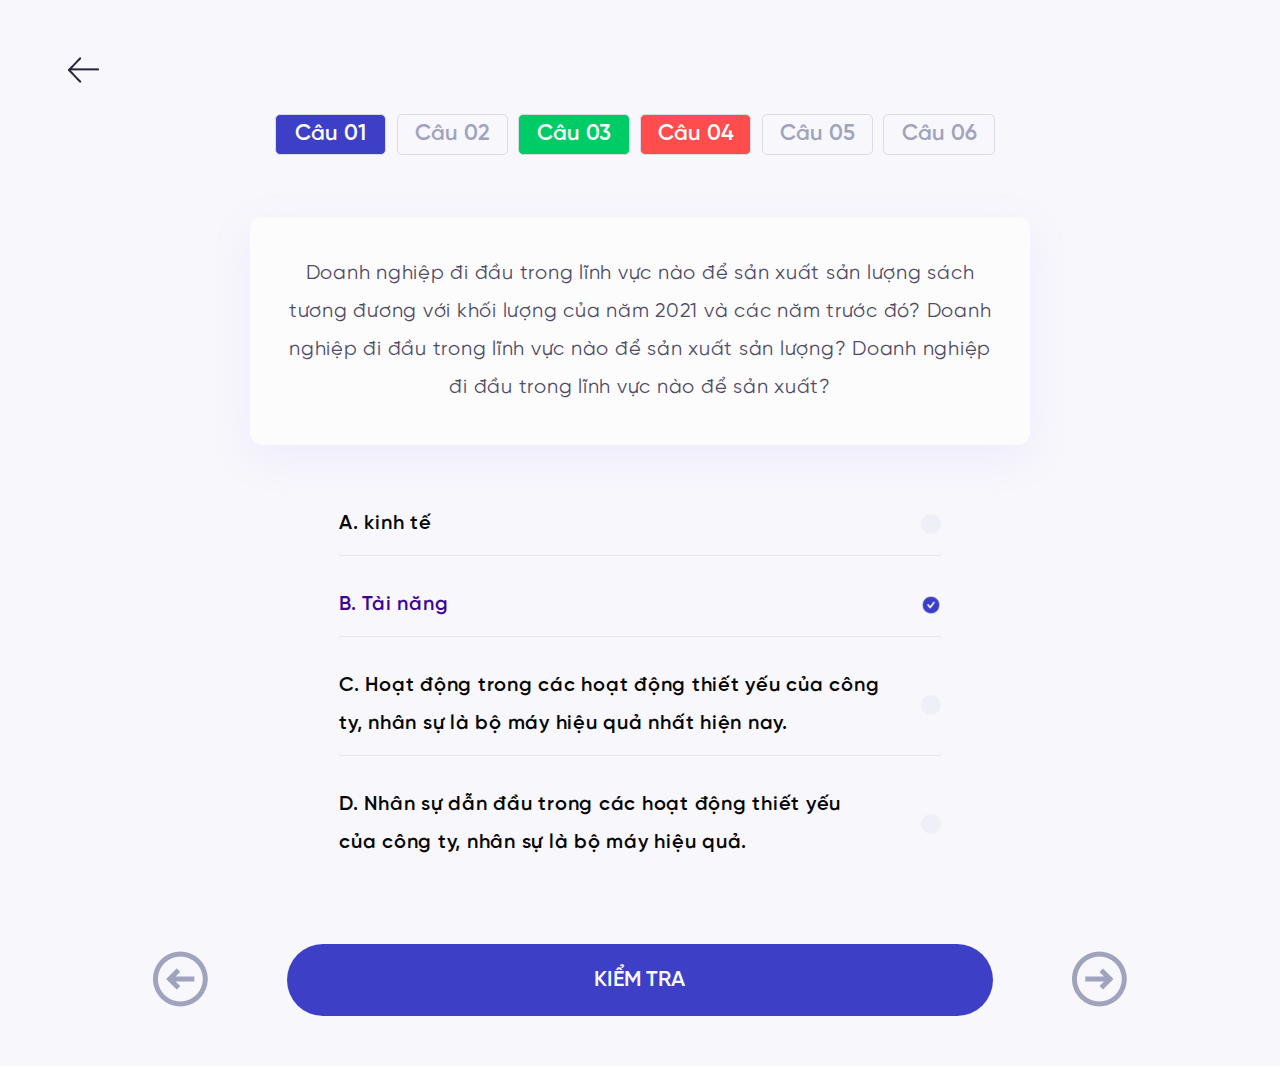
<file: cau-hoi.html>
<!DOCTYPE html>
<html lang="en">
  <head>
    <title>Title</title>
    <!-- Required meta tags -->
    <meta charset="utf-8" />
    <meta
      name="viewport"
      content="width=device-width, initial-scale=1, shrink-to-fit=no"
    />

    <!-- Bootstrap CSS v5.2.1 -->
    <link
      href="https://cdn.jsdelivr.net/npm/bootstrap@5.2.1/dist/css/bootstrap.min.css"
      rel="stylesheet"
      integrity="sha384-iYQeCzEYFbKjA/T2uDLTpkwGzCiq6soy8tYaI1GyVh/UjpbCx/TYkiZhlZB6+fzT"
      crossorigin="anonymous"
    />
    <link rel="stylesheet" href="css/main.css" />
    <link rel="stylesheet" href="css/cau-hoi.css" />
  </head>

  <body>
    <div class="question-page">
      <div class="container">
        <div class="icon-com-back">
          <img src="img/Back Arrow.png" alt="" />
        </div>
        <div class="main-question">
          <div class="list-question">
            <ul>
              <li>
                <button>
                  <span>Câu 01</span>
                </button>
              </li>
              <li>
                <button>
                  <span>Câu 02</span>
                </button>
              </li>
              <li>
                <button>
                  <span>Câu 03</span>
                </button>
              </li>
              <li>
                <button>
                  <Span>Câu 04</Span>
                </button>
              </li>
              <li>
                <button>
                  <Span>Câu 05</Span>
                </button>
              </li>
              <li>
                <button>
                  <Span>Câu 06</Span>
                </button>
              </li>
            </ul>
          </div>
          <div class="text-question">
            <p>
              Doanh nghiệp đi đầu trong lĩnh vực nào để sản xuất sản lượng sách
              tương đương với khối lượng của năm 2021 và các năm trước đó? Doanh
              nghiệp đi đầu trong lĩnh vực nào để sản xuất sản lượng? Doanh
              nghiệp đi đầu trong lĩnh vực nào để sản xuất?
            </p>
          </div>
          <ul class="answer-choice">
            <li class="bđ-bottom">
              <p class="text-answer-choice">A. kinh tế</p>
              <div class="icon-answer-choice"></div>
            </li>
            <li class="bđ-bottom">
              <p class="text-answer-choice">B. Tài năng</p>
              <div class="icon-answer-choice">
                <img src="img/checkmark-circle-fill.png" alt="">
              </div>
            </li>
            <li class="bđ-bottom">
              <p class="text-answer-choice">
                C. Hoạt động trong các hoạt động thiết yếu của công ty, nhân sự
                là bộ máy hiệu quả nhất hiện nay.
              </p>
              <div class="icon-answer-choice"></div>
            </li>
            <li>
              <p class="text-answer-choice">
                D. Nhân sự dẫn đầu trong các hoạt động thiết yếu của công ty,
                nhân sự là bộ máy hiệu quả.
              </p>
              <div class="icon-answer-choice"></div>
            </li>
          </ul>
        </div>
        <div class="footer">
          <button class="icon-next-left">
            <img src="img/arrow-right-o.png" alt="" />
          </button>
          <button class="button-center"><span>KIỂM TRA</span></button>
          <button class="icon-next-right">
            <img src="img/arrow-right-o (2).png" alt="" />
          </button>
        </div>
      </div>
    </div>
    <!-- Bootstrap JavaScript Libraries -->
    <script
      src="https://cdn.jsdelivr.net/npm/@popperjs/core@2.11.6/dist/umd/popper.min.js"
      integrity="sha384-oBqDVmMz9ATKxIep9tiCxS/Z9fNfEXiDAYTujMAeBAsjFuCZSmKbSSUnQlmh/jp3"
      crossorigin="anonymous"
    ></script>

    <script
      src="https://cdn.jsdelivr.net/npm/bootstrap@5.2.1/dist/js/bootstrap.min.js"
      integrity="sha384-7VPbUDkoPSGFnVtYi0QogXtr74QeVeeIs99Qfg5YCF+TidwNdjvaKZX19NZ/e6oz"
      crossorigin="anonymous"
    ></script>
  </body>
</html>
</file>
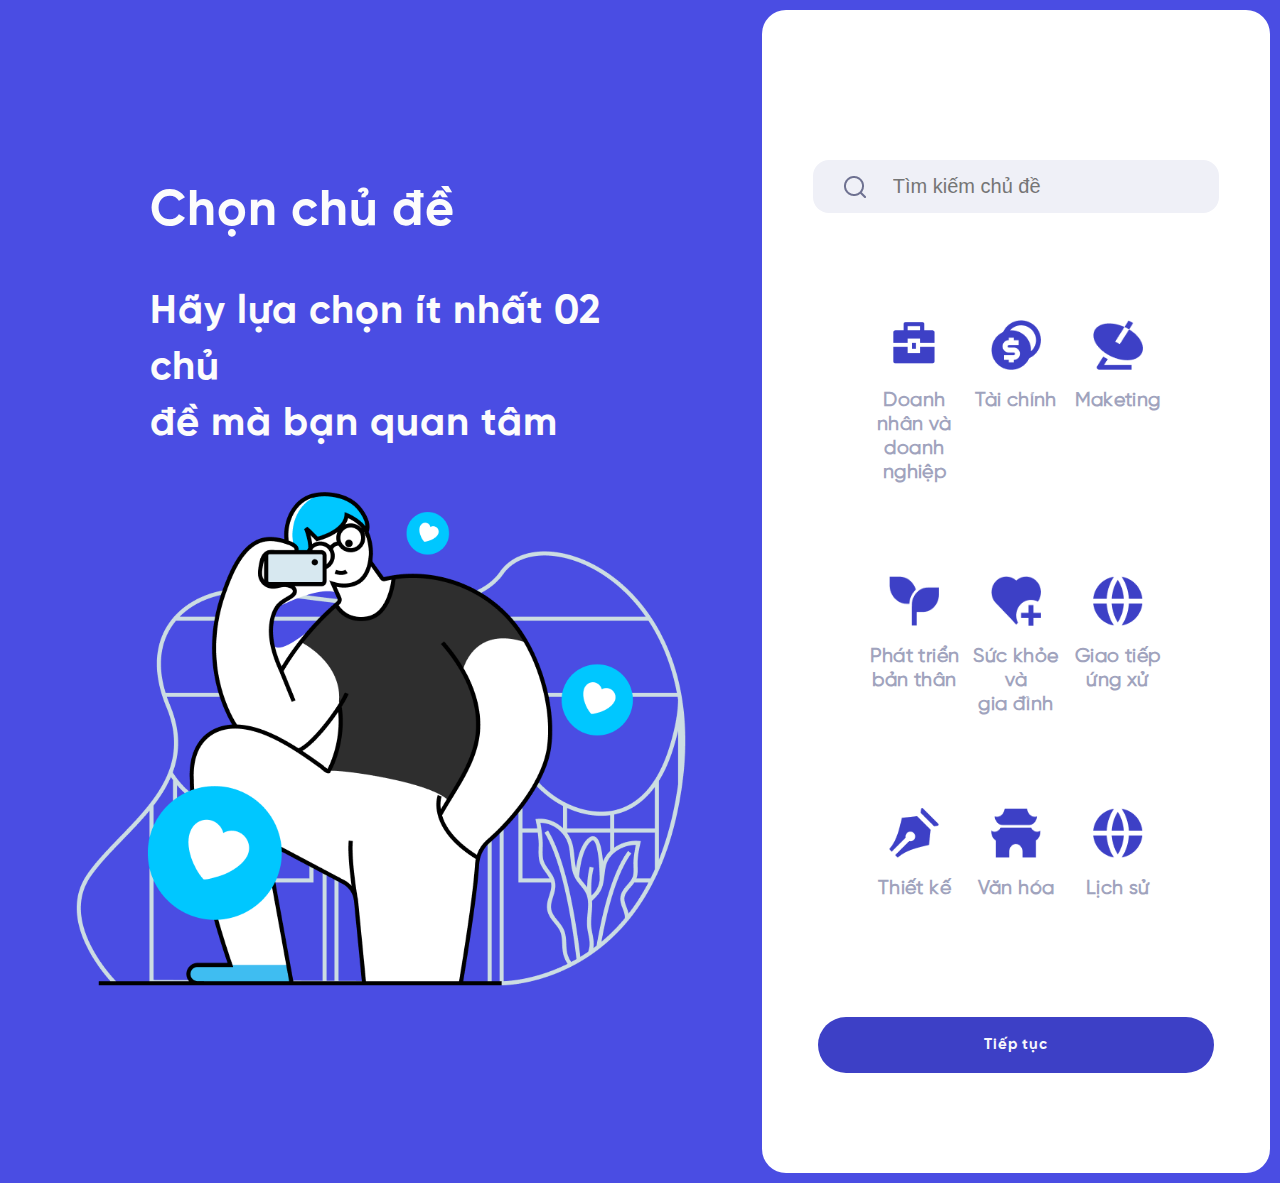
<file: chonchude.html>
<!DOCTYPE html>
<html lang="en">
<head>
    <meta charset="UTF-8">
    <meta http-equiv="X-UA-Compatible" content="IE=edge">
    <meta name="viewport" content="width=device-width, initial-scale=1.0">
    <title>Document</title>
    <link rel="stylesheet" href="css/main.css">
    <link rel="stylesheet" href="css/chonchude.css">
</head>
<body>
    <div class="container">
        <div class="topic">
          <div class="left-topic">
            <div class="title-left-topic">
              <p>Chọn chủ đề</p>
            </div>
            <div class="text-left-topic">
              <p>
                Hãy lựa chọn ít nhất 02 chủ <br> đề mà bạn quan tâm
              </p>
            </div>
            <div class="img-left-topic">
              <img src="img/imgtopic.png" alt="">
            </div>
          </div>
          <div class="right-topic">
            <form class="example seach-right-topic" action="action_page.php">
              <a href="#" class="icon-seach-right-topic">
                <img src="img/Search.png" alt="">
              </a>
              <input type="text" placeholder="Tìm kiếm chủ đề" name="search">
            </form>
            <ul class="topic-list">
              <li class="items-topic enterprise">
                <a href="#">
                  <img src="img/doanhnghiep.png" alt="anhminhhoa">
                  <p>Doanh nhân và <br> doanh nghiệp</p>
                </a>
              </li>
              <li class="items-topic">
                <a href="#">
                  <img src="img/money.png" alt="anhminhhoa">
                  <p>Tài chính</p>
                </a>
              </li>
              <li class="items-topic">
                <a href="#">
                  <img src="img/maketing.png" alt="anhminhhoa">
                  <p>Maketing</p>
                </a>
              </li>
              <li class="items-topic">
                <a href="#">
                  <img src="img/phattrien.png" alt="anhminhhoa">
                  <p>Phát triển <br> bản thân</p>
                </a>
              </li>
              <li class="items-topic">
                <a href="#">
                  <img src="img/giadinh.png" alt="anhminhhoa">
                  <p>Sức khỏe và <br> gia đình </p>
                </a>
              </li>
              <li class="items-topic">
                <a href="#">
                  <img src="img/lichsu.png" alt="anhminhhoa">
                  <p>Giao tiếp <br> ứng xử </p>
                </a>
              </li>
              <li class="items-topic">
                <a href="#">
                  <img src="img/thietke.png" alt="anhminhhoa">
                  <p>Thiết kế</p>
                </a>
              </li>
              <li class="items-topic">
                <a href="#">
                  <img src="img/vanhoa.png" alt="anhminhhoa">
                  <p>Văn hóa </p>
                </a>
              </li>
              <li class="items-topic">
                <a href="#">
                  <img src="img/lichsu.png" alt="anhminhhoa">
                  <p>Lịch sử</p>
                </a>
              </li>
            </ul>
            <bottom type="bottom" class="bottom-right-topic">
              <span> Tiếp tục</span>
            </bottom>
          </div>
        </div>
      </div>
</body>
</html>
</file>
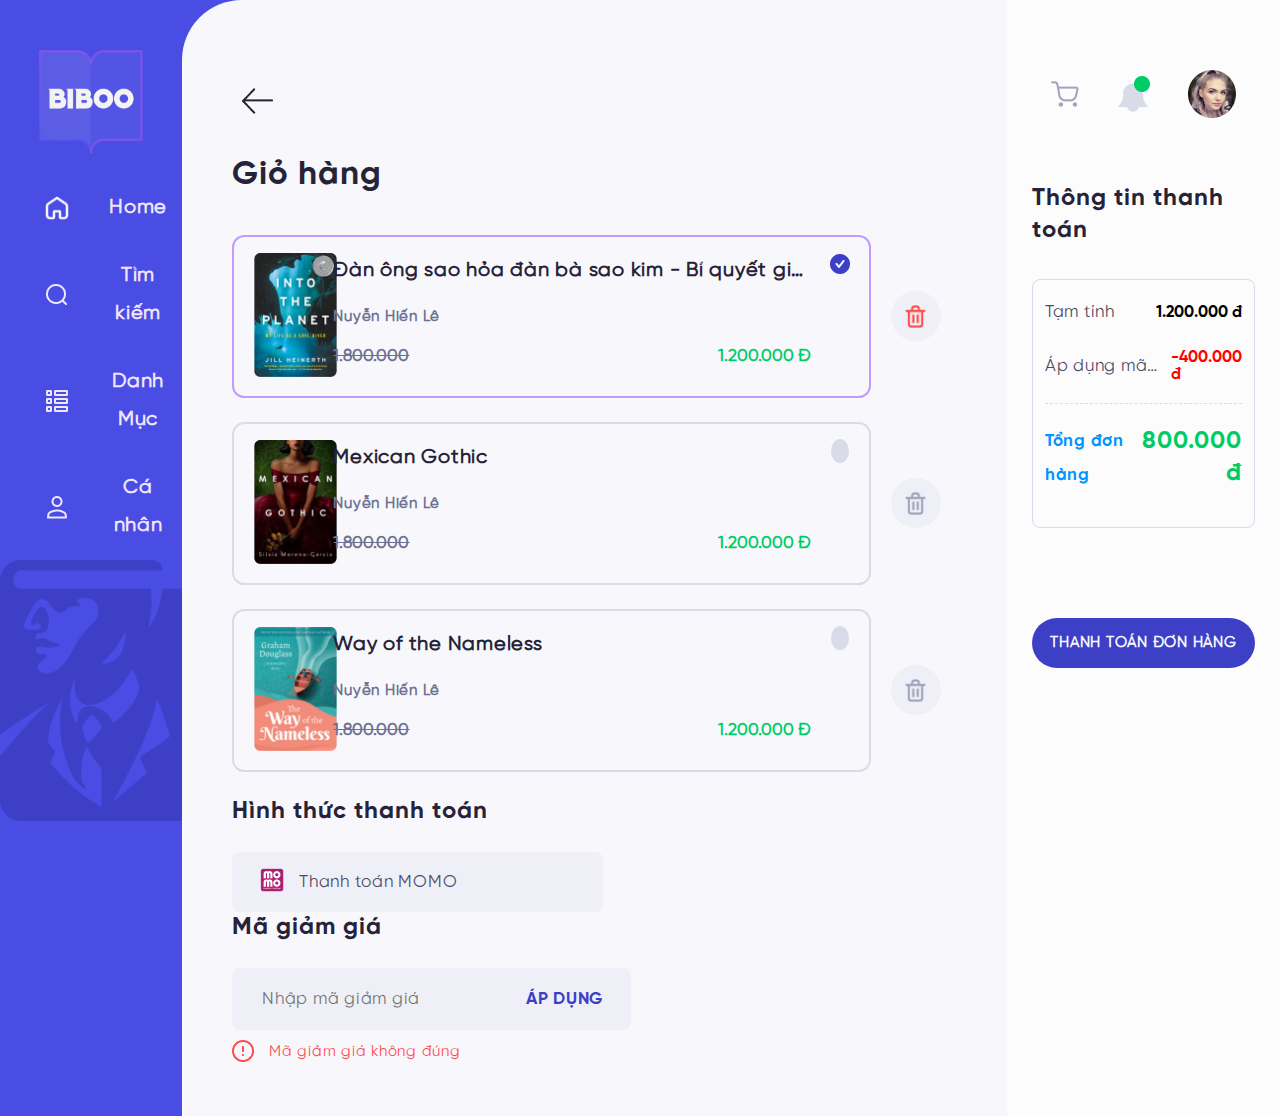
<file: giohang.html>
<!DOCTYPE html>
<html lang="en">
  <head>
    <title>Title</title>
    <!-- Required meta tags -->
    <meta charset="utf-8" />
    <meta
      name="viewport"
      content="width=device-width, initial-scale=1, shrink-to-fit=no"
    />

    <!-- Bootstrap CSS v5.2.1 -->
    <link
      href="https://cdn.jsdelivr.net/npm/bootstrap@5.2.1/dist/css/bootstrap.min.css"
      rel="stylesheet"
      integrity="sha384-iYQeCzEYFbKjA/T2uDLTpkwGzCiq6soy8tYaI1GyVh/UjpbCx/TYkiZhlZB6+fzT"
      crossorigin="anonymous"
    />
    <link rel="stylesheet" href="css/index.css" />
    <link rel="stylesheet" href="css/main.css" />
    <link rel="stylesheet" href="css/gio-hang.css" />
  </head>

  <body>
    <div class="container">
    <div class="biboo">
        <div class="menu">
          <div class="box-left-biboo">
            <div>
              <a href="#" class="logo-left-biboo">
                <img src="img/Logo.png" alt="" />
              </a>
            </div>
            <a href="#" class="home-left-biboo dp-flex">
              <img src="img/Home.png" alt="anhminhhoa" />
              <p>Home</p>
            </a>
            <a href="#" class="seach-left-biboo dp-flex">
              <img src="img/Search2.png" alt="anhminhhoa" />
              <p>Tìm kiếm</p>
            </a>
            <a href="#" class="category-left-biboo dp-flex">
              <img src="img/Feed List.png" alt="anhminhhoa" />
              <p>Danh Mục</p>
            </a>
            <a href="#" class="individual-left-biboo dp-flex">
              <img src="img/Profile.png" alt="anhminhhoa" />
              <p>Cá nhân</p>
            </a>
            <div class="cover-img-left-biboo">
              <img src="img/Layer 1.png" alt="" />
            </div>
          </div>
          <div class="menu-mobi">
            <a href="#" class="home-left-biboo">
              <img src="img/Home-mobi.png" alt="anhminhhoa" />
              <p>Home</p>
            </a>
            <a href="#" class="seach-left-biboo">
              <img src="img/Search-mobi.png" alt="anhminhhoa" />
              <p>Tìm kiếm</p>
            </a>
            <a href="#" class="cart-left-biboo">
              <img src="img/Cart-mobi.png" alt="anhminhhoa" />
              <p>Giỏ hàng</p>
            </a>
            <a href="#" class="individual-left-biboo">
              <img src="img/Profile-mobi.png" alt="anhminhhoa" />
              <p>Cá nhân</p>
            </a>
          </div>
        </div>
        <div class="brb-items-left cart">
          <button class="icon-cart">
            <img src="img/Back Arrow.png" alt="" />
          </button>
          <div class="title-cart">
            <p>Giỏ hàng</p>
          </div>
          <div class="products-cart">
            <ul>
              <li>
                <div class="left">
                  <div class="img-product">
                    <img src="img/Rectanglee1.png" alt="" />
                  </div>
                  <div class="information-product">
                    <div class="title">
                      <p>
                        Đàn ông sao hỏa đàn bà sao kim - Bí quyết giữ
                        gìn hạnh phúc gia đình
                      </p>
                    </div>
                    <div class="author">
                      <p>Nuyễn Hiến Lê</p>
                    </div>
                    <div class="piece">
                      <div class="left">
                        <p>1.800.000</p>
                      </div>
                      <div class="right">
                        <p>1.200.000 Đ</p>
                      </div>
                    </div>
                  </div>
                  <div class="product-selection">
                    <img src="img/checkmark-circle-fill.png" alt="" />
                  </div>
                </div>
                <div class="right">
                  <div class="delete-product">
                    <img src="img/delete.png" alt="">
                  </div>
                </div>
              </li>
              <li>
                <div class="left">
                  <div class="img-product">
                    <img src="img/Rectanglee2.png" alt="" />
                  </div>
                  <div class="information-product">
                    <div class="title">
                      <p>
                        Mexican Gothic
                      </p>
                    </div>
                    <div class="author">
                      <p>Nuyễn Hiến Lê</p>
                    </div>
                    <div class="piece">
                      <div class="left">
                        <p>1.800.000</p>
                      </div>
                      <div class="right">
                        <p>1.200.000 Đ</p>
                      </div>
                    </div>
                  </div>
                  <div class="product-selection">
                    <div></div>
                  </div>
                </div>
                <div class="right">
                  <div class="delete-product">
                    <img src="img/detele2.png" alt="">
                  </div>
                </div>
              </li>
              <li>
                <div class="left">
                  <div class="img-product">
                    <img src="img/Rectanglee3.png" alt="" />
                  </div>
                  <div class="information-product">
                    <div class="title">
                      <p>
                        Way of the Nameless
                      </p>
                    </div>
                    <div class="author">
                      <p>Nuyễn Hiến Lê</p>
                    </div>
                    <div class="piece">
                      <div class="left">
                        <p>1.800.000</p>
                      </div>
                      <div class="right">
                        <p>1.200.000 Đ</p>
                      </div>
                    </div>
                  </div>
                  <div class="product-selection">
                    <div></div>
                  </div>
                </div>
                <div class="right">
                  <div class="delete-product">
                    <img src="img/detele2.png" alt="">
                  </div>
                </div>
              </li>
            </ul>
          </div>
          <div class="footer-cart">
            <div class="left">
              <div class="title">
                <p>Hình thức thanh toán</p>
              </div>
              <div class="Payment-methods">
                <div class="icon">
                  <img src="img/MoMo_Logo 1.png" alt="">
                </div>
                <div class="text">
                  Thanh toán MOMO
                </div>
              </div>
            </div>
            <div class="right">
              <div class="title">
                <p>Mã giảm giá</p>
              </div>
              <div class="apply-button">
                <input type="text" placeholder="Nhập mã giảm giá">
                <div class="text-right">ÁP DỤNG</div>
              </div>
              <div class="warning">
                <div class="icon-warning">
                  <img src="img/warning.png" alt="">
                </div>
                <div class="text-warning">
                  Mã giảm giá không đúng
                </div>
              </div>
            </div>
          </div>
        </div>
        <div class="brb-items-right">
          <div class="option-brb-items-right dp-flex">
            <div class="cart-option-brb-items-right">
              <img src="img/Cart.png" alt="" />
            </div>
            <div class="bell-option-brb-items-right">
              <img src="img/Group 321.png" alt="" />
            </div>
            <div class="user-option-brb-items-right">
              <img src="img/Avatar.png" alt="" />
            </div>
          </div>
          <div class="billing-Information">
            <div class="title">
              Thông tin thanh toán
            </div>
            <div class="order-value">
              <div class="provisional">
                <div class="title">
                  Tạm tính
                </div>
                <div class="piece">
                  1.200.000 đ
                </div>
              </div>
              <div class="endow">
                <div class="title">
                  Áp dụng mã giảm giá
                </div>
                <div class="piece">
                  -400.000 đ
                </div>
              </div>
              <div class="total-order">
                <div class="title">
                  Tổng đơn hàng
                </div>
                <div class="piece">
                  800.000 đ
                </div>
              </div>
            </div>
            <button class="button-pay">
              THANH TOÁN ĐƠN HÀNG
            </button>
          </div>
        </div>
      </div>
    </div>
    <!-- Bootstrap JavaScript Libraries -->
    <script
      src="https://cdn.jsdelivr.net/npm/@popperjs/core@2.11.6/dist/umd/popper.min.js"
      integrity="sha384-oBqDVmMz9ATKxIep9tiCxS/Z9fNfEXiDAYTujMAeBAsjFuCZSmKbSSUnQlmh/jp3"
      crossorigin="anonymous"
    ></script>

    <script
      src="https://cdn.jsdelivr.net/npm/bootstrap@5.2.1/dist/js/bootstrap.min.js"
      integrity="sha384-7VPbUDkoPSGFnVtYi0QogXtr74QeVeeIs99Qfg5YCF+TidwNdjvaKZX19NZ/e6oz"
      crossorigin="anonymous"
    ></script>
  </body>
</html>
</file>
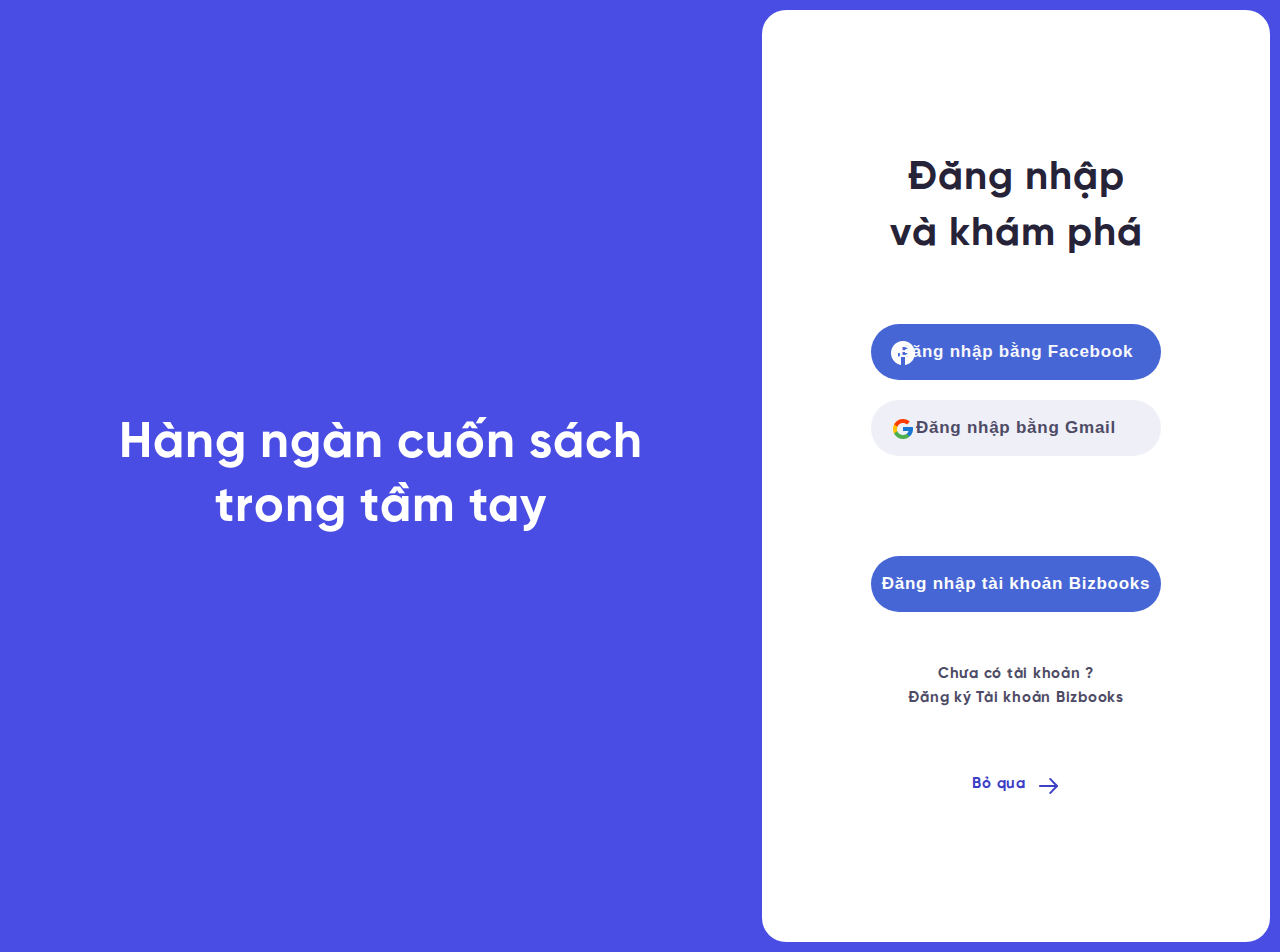
<file: login.html>
<!DOCTYPE html>
<html lang="en">
  <head>
    <meta charset="UTF-8" />
    <meta http-equiv="X-UA-Compatible" content="IE=edge" />
    <meta name="viewport" content="width=device-width, initial-scale=1.0" />
    <title>Document</title>
    <link rel="stylesheet" href="css/main.css" />
    <link rel="stylesheet" href="css/login.css" />
  </head>
  <body>
    <div class="container">
      <div class="login">
        <div class="left-login">
          <div class="title-left-login">
            <p>
              Hàng ngàn cuốn sách <br />
              trong tầm tay
            </p>
          </div>
        </div>
        <div class="right-login">
          <div class="title-right-login">
            <p>
              Đăng nhập <br />
              và khám phá
            </p>
            <a href="#" class="bottom-skip-login">
              <div class="text-bottom-skip-login">Bỏ qua</div>
              <div class="icon-bottom-skip-login">
                <img src="img/Forward Arrow.png" alt="" />
              </div>
            </a>
          </div>
          <button type="bottom" class="facebook-right-login">
            <div class="img-facebook-right-login">
              <img src="img/facebook.png" alt="anhminhhoa" />
            </div>
            <span>Đăng nhập bằng Facebook</span>
          </button>
          <button type="bottom" class="gmail-right-login">
            <div class="img-gmail-right-login">
              <img src="img/icongoogle.png" alt="anhminhhoa" />
            </div>
            <span>Đăng nhập bằng Gmail</span>
          </button>
          <button type="bottom" class="gmail-right-login apple-right-login">
            <div class="img-gmail-right-login">
              <img src="img/Iconapple.png" alt="anhminhhoa" />
            </div>
            <span>Đăng nhập bằng Apple</span>
          </button>
          <button type="bottom" class="bottom-bizbooks-right-login">
            <span>Đăng nhập tài khoản Bizbooks</span>
          </button>
          <div class="no-account-login">
            <p>
              Chưa có tài khoản ? <br>
              <strong>Đăng ký</strong> Tài khoản Bizbooks
            </p>
          </div>
          <a href="#" class="bottom-skip-login">
            <div class="text-bottom-skip-login">Bỏ qua</div>
            <div class="icon-bottom-skip-login">
              <img src="img/Forward Arrow.png" alt="" />
            </div>
          </a>
        </div>
      </div>
    </div>
  </body>
</html>
</file>
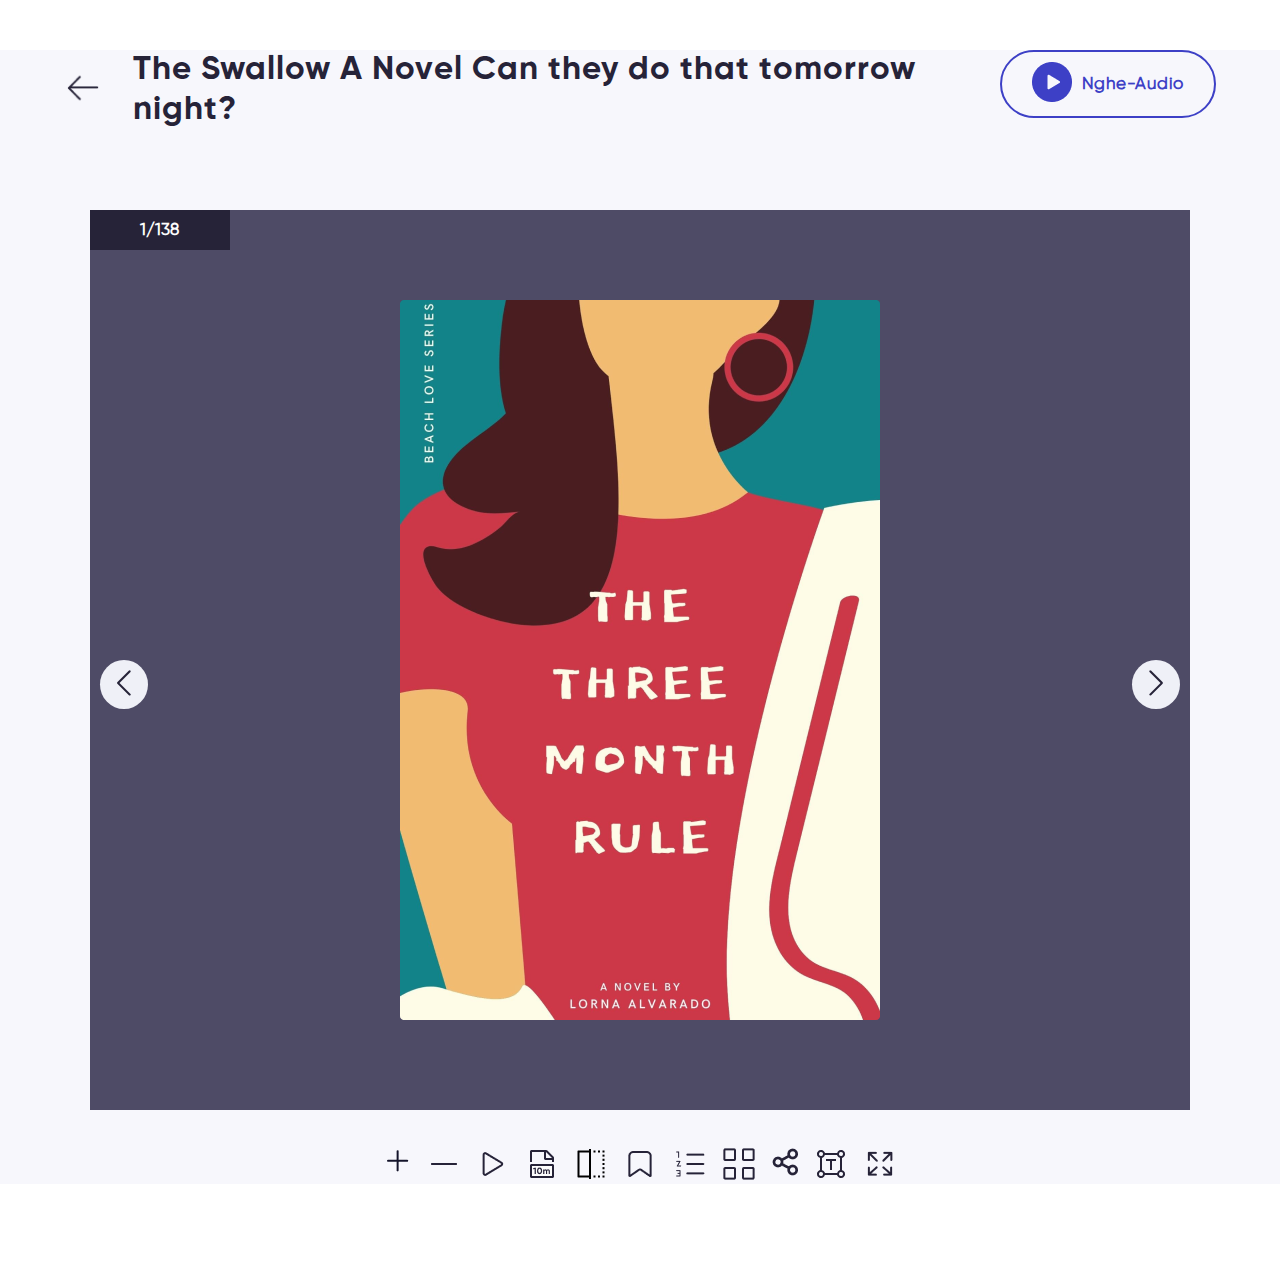
<file: pdff.html>
<!doctype html>
<html lang="en">

<head>
  <title>Title</title>
  <!-- Required meta tags -->
  <meta charset="utf-8">
  <meta name="viewport" content="width=device-width, initial-scale=1, shrink-to-fit=no">

  <!-- Bootstrap CSS v5.2.1 -->
  <link href="https://cdn.jsdelivr.net/npm/bootstrap@5.2.1/dist/css/bootstrap.min.css" rel="stylesheet"
    integrity="sha384-iYQeCzEYFbKjA/T2uDLTpkwGzCiq6soy8tYaI1GyVh/UjpbCx/TYkiZhlZB6+fzT" crossorigin="anonymous">
  <link rel="stylesheet" href="css/main.css">
  <link rel="stylesheet" href="css/pdf.css">
  <link rel="stylesheet" href="css/pdff.css">
</head>

<body>
    <div class="container">
        <div class="row">
          <div class="col-12">
            <div class="navigation-bar-pdf">
              <div class="right">
                <div class="come-back">
                  <img src="img/Back Arrow.png" alt="" />
                </div>
                <div class="title">
                  The Swallow A Novel Can they do that tomorrow night?
                </div>
              </div>
              <div class="left">
                <div class="icon-left">
                  <img src="img/Playhead2.png" alt="" />
                </div>
                <div class="text-left">Nghe-Audio</div>
              </div>
            </div>
          </div>
          <div class="col-12">
            <div class="read-a-book">
              <div class="book-page-number">1/138</div>
              <button class="next-left">
                <img src="img/Vector.png" alt="">
              </button>
              <div class="img-book"><img src="img/Rectangle 5055.png" alt=""></div>
              <button class="next-right">
                <img src="img/Vector 2.png" alt="">
              </button>
            </div>
          </div>
          <div class="col-12">
            <div class="options-pdf">
              <ul>
                <li><img src="img/Actions Plus.png" alt="" /></li>
                <li><img src="img/Actions Minus.png" alt="" /></li>
                <li><img src="img/Play2.png" alt="" /></li>
                <li><img src="img/codicon_file-pdf.png" alt="" /></li>
                <li><img src="img/cil_flip.png" alt="" /></li>
                <li><img src="img/Save Favorite Bookmark.png" alt="" /></li>
                <li><img src="img/Bullets Numbered.png" alt="" /></li>
                <li><img src="img/Grid Feed Cards.png" alt="" /></li>
                <li><img src="img/chia-se.png" alt="" /></li>
                <li><img src="img/carbon_text-creation.png" alt="" /></li>
                <li><img src="img/Full Screen Expand Resize.png" alt="" /></li>
              </ul>
            </div>
          </div>
        </div>
      </div>
  <!-- Bootstrap JavaScript Libraries -->
  <script src="https://cdn.jsdelivr.net/npm/@popperjs/core@2.11.6/dist/umd/popper.min.js"
    integrity="sha384-oBqDVmMz9ATKxIep9tiCxS/Z9fNfEXiDAYTujMAeBAsjFuCZSmKbSSUnQlmh/jp3" crossorigin="anonymous">
  </script>

  <script src="https://cdn.jsdelivr.net/npm/bootstrap@5.2.1/dist/js/bootstrap.min.js"
    integrity="sha384-7VPbUDkoPSGFnVtYi0QogXtr74QeVeeIs99Qfg5YCF+TidwNdjvaKZX19NZ/e6oz" crossorigin="anonymous">
  </script>
</body>

</html>
</file>
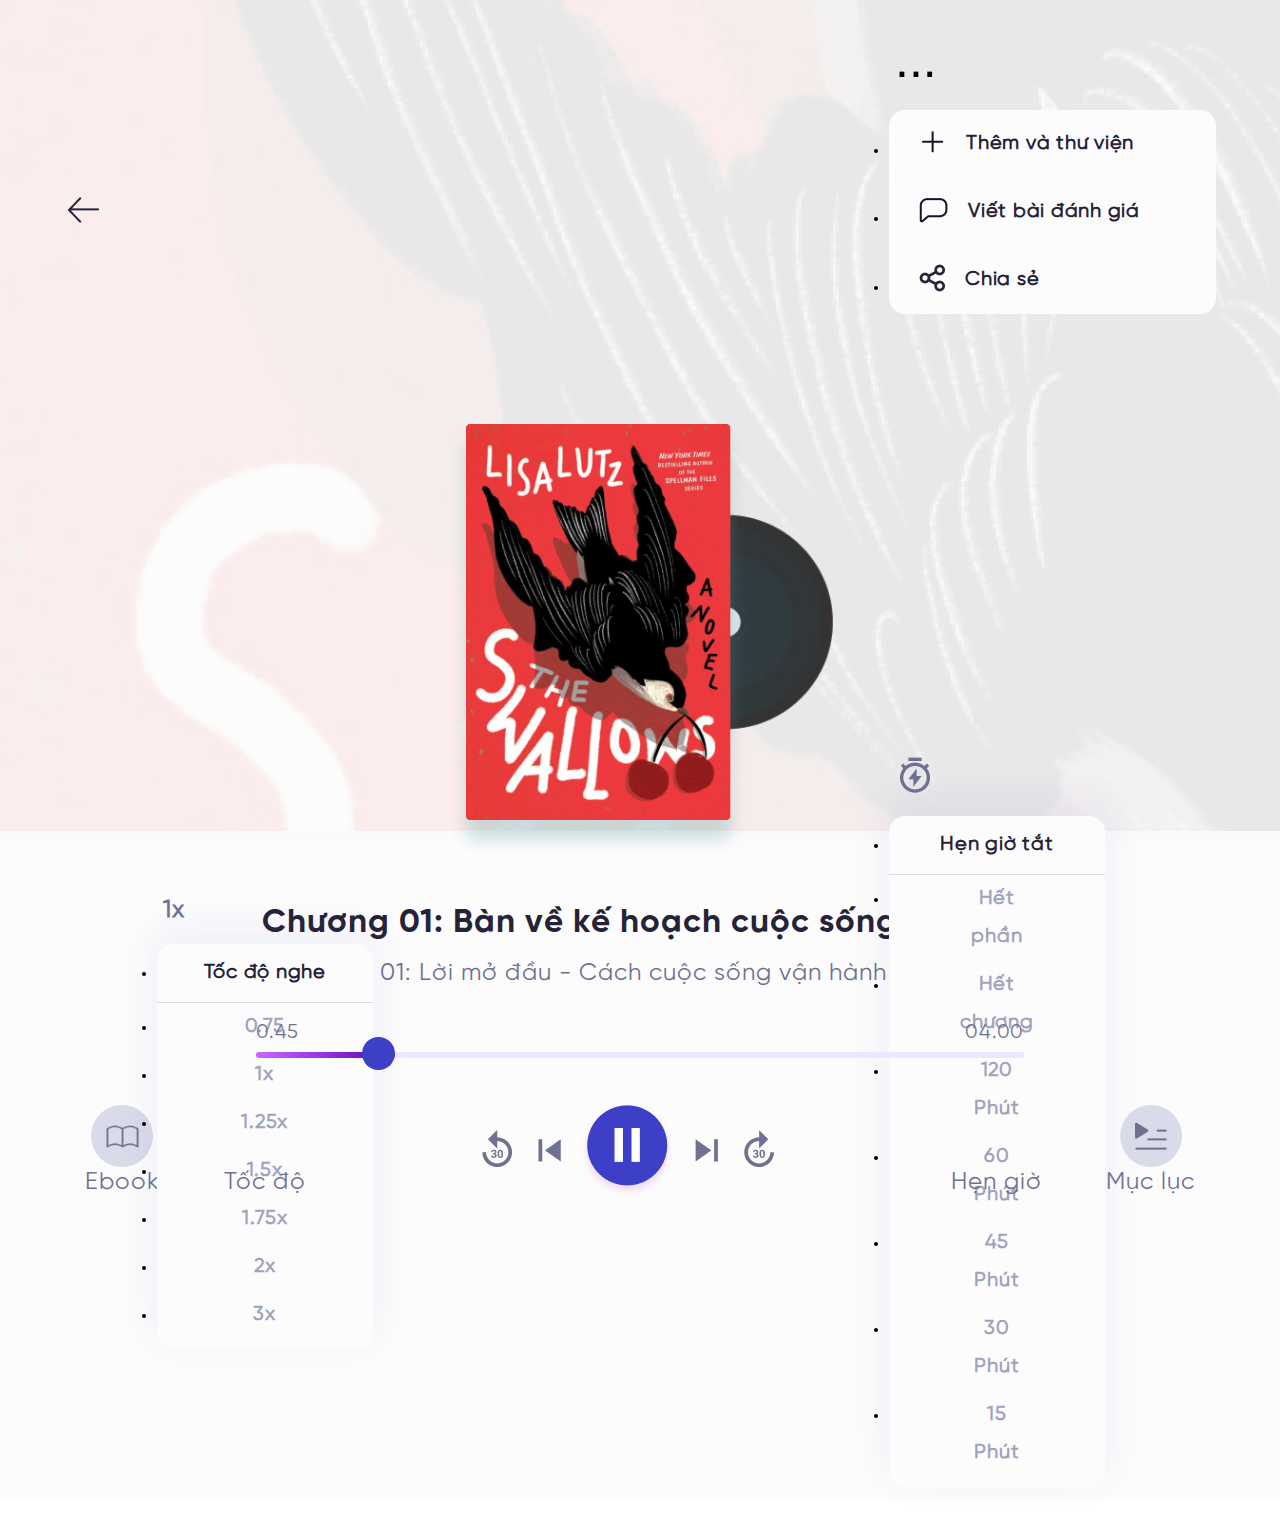
<file: player.html>
<!DOCTYPE html>
<html lang="en">
  <head>
    <title>Title</title>
    <!-- Required meta tags -->
    <meta charset="utf-8" />
    <meta
      name="viewport"
      content="width=device-width, initial-scale=1, shrink-to-fit=no"
    />

    <!-- Bootstrap CSS v5.2.0-beta1 -->
    <link
      rel="stylesheet"
      href="https://cdn.jsdelivr.net/npm/bootstrap@5.2.0/dist/css/bootstrap.min.css"
      integrity="sha384-gH2yIJqKdNHPEq0n4Mqa/HGKIhSkIHeL5AyhkYV8i59U5AR6csBvApHHNl/vI1Bx"
      crossorigin="anonymous"
    />
    <link rel="stylesheet" href="css/main.css" />
    <link rel="stylesheet" href="css/player.css" />
  </head>
  <body>
    <div class="container">
      <div class="listen-radio">
        <div class="navigation-bar-radio">
          <div class="left-come-back">
            <img src="img/Back Arrow.png" alt="" />
          </div>
          <div class="right-option">
            <div class="dropdown">
              <button
                class="dropdown-toggle acb"
                type="button"
                data-bs-toggle="dropdown"
                aria-expanded="false"
              >
                ...
              </button>
              <ul class="dropdown-menu" style="margin-bottom: 80px">
                <li>
                  <a class="dropdown-item" href="#">
                    <div class="icon">
                      <img src="img/Actions Plus.png" alt="" />
                    </div>
                    <div class="text">Thêm và thư viện</div>
                  </a>
                </li>
                <li>
                  <a class="dropdown-item" href="#">
                    <div class="icon">
                      <img src="img/Comment.png" alt="" />
                    </div>
                    <div class="text">Viết bài đánh giá</div>
                  </a>
                </li>
                <li>
                  <a class="dropdown-item" href="#">
                    <div class="icon">
                      <img src="img/chia-se.png" alt="" />
                    </div>
                    <div class="text">Chia sẻ</div>
                  </a>
                </li>
              </ul>
            </div>
          </div>
        </div>
        <div class="img-listen-radio">
          <img src="img/Sách.png" alt="" />
        </div>
        <div class="information-listen-radio">
          <div class="title">Chương 01: Bàn về kế hoạch cuộc sống của b..</div>
          <div class="text">
            Đoạn 01: Lời mở đầu - Cách cuộc sống vận hành và nh..
          </div>
        </div>

        <div class="range">
          <div id="timeline">
            <span id="current-time">0.45</span>
            <span id="total-time">04.00</span>
            <div class="slider" data-direction="horizontal">
              <div class="progress" style="width: 18.1111%">
                <div class="pin" id="progress-pin" data-method="rewind"></div>
              </div>
            </div>
          </div>
        </div>
      </div>
      <div class="footer">
        <div class="left-footer">
          <div class="ebook">
            <div class="icon-ebook">
              <img src="img/Read Book2.png" alt="" />
            </div>
            <div class="text-ebook">Ebook</div>
          </div>
          <div class="speed">
            <div class="icon-speed">
              <div class="dropup-center dropup">
                <button
                  class="dropdown-toggle"
                  type="button"
                  data-bs-toggle="dropdown"
                  aria-expanded="false"
                >
                  <span>1x</span>
                </button>
                <ul class="dropdown-menu">
                  <li><p class="title">Tốc độ nghe</p></li>
                  <li><a class="dropdown-item" href="#">0.75</a></li>
                  <li><a class="dropdown-item" href="#">1x</a></li>
                  <li><a class="dropdown-item" href="#">1.25x</a></li>
                  <li><a class="dropdown-item" href="#">1.5x</a></li>
                  <li><a class="dropdown-item" href="#">1.75x</a></li>
                  <li><a class="dropdown-item" href="#">2x</a></li>
                  <li><a class="dropdown-item" href="#">3x</a></li>
                </ul>
              </div>
            </div>
            <div class="text-speed">Tốc độ</div>
          </div>
        </div>
        <div class="center-footer">
          <div class="replay-left">
            <img src="img/ic_replay_30.png" alt="" />
          </div>
          <div class="skip-left">
            <img src="img/ic_skip_previous.png" alt="" />
          </div>
          <div class="center-play">
            <img src="img/Play.png" alt="" />
          </div>
          <div class="skip-right">
            <img src="img/ic_skip_next.png" alt="" />
          </div>
          <div class="replay-right">
            <img src="img/ic_forward_30.png" alt="" />
          </div>
        </div>
        <div class="right-footer">
          <div class="timer">
            <div class="icon-timer">
              <div class="dropup-center dropup">
                <button
                  class="dropdown-toggle"
                  type="button"
                  data-bs-toggle="dropdown"
                  aria-expanded="false"
                >
                  <img src="img/timer-flash-line.png" alt="" />
                </button>
                <ul class="dropdown-menu">
                  <li><p class="title">Hẹn giờ tắt</p></li>
                  <li><a class="dropdown-item" href="#">Hết phần</a></li>
                  <li><a class="dropdown-item" href="#">Hết chương</a></li>
                  <li><a class="dropdown-item" href="#">120 Phút</a></li>
                  <li><a class="dropdown-item" href="#">60 Phút</a></li>
                  <li><a class="dropdown-item" href="#">45 Phút</a></li>
                  <li><a class="dropdown-item" href="#">30 Phút</a></li>
                  <li><a class="dropdown-item" href="#">15 Phút</a></li>
                </ul>
              </div>
            </div>
            <div class="text-timer">Hẹn giờ</div>
          </div>
          <div class="table-of-contents">
            <div class="icon-table-of-contents">
              <img src="img/Playlist.png" alt="" />
            </div>
            <div class="text-table-of-contents">Mục lục</div>
          </div>
        </div>
      </div>
    </div>
    <!-- Bootstrap JavaScript Libraries -->
    <script
      src="https://cdn.jsdelivr.net/npm/@popperjs/core@2.11.5/dist/umd/popper.min.js"
      integrity="sha384-Xe+8cL9oJa6tN/veChSP7q+mnSPaj5Bcu9mPX5F5xIGE0DVittaqT5lorf0EI7Vk"
      crossorigin="anonymous"
    ></script>
    <script
      src="https://cdn.jsdelivr.net/npm/bootstrap@5.2.0/dist/js/bootstrap.min.js"
      integrity="sha384-ODmDIVzN+pFdexxHEHFBQH3/9/vQ9uori45z4JjnFsRydbmQbmL5t1tQ0culUzyK"
      crossorigin="anonymous"
    ></script>
  </body>
</html>
</file>
<file: css/main.css>
@font-face {
  font-family: SVN-Gilroy-regular;
  src: url("../fonts/SVN-Gilroy\ Regular.otf");
}

@font-face {
  font-family: SVN-Gilroy-Bold;
  src: url("../fonts/SVN-Gilroy\ Bold.otf");
}

body {
  box-sizing: border-box;
  margin: 0px;
  padding: 0px;
  font-family: "SVN-Gilroy-Bold", "Times New Roman", Times, serif;
}

p {
  margin: 0px;
  padding: 0px;
}
.container {
  position: relative;
  max-width: 1920px;
  background: #4a4de3;
  padding: 0px;
  margin: 0px auto;
}
a {
  text-decoration: none;
  display: block;
}
[class*="col-"] {
  margin: 0px;
  padding: 0px;
}
.dp-flex {
  display: flex;
}
.row {
  margin: 0px;
  padding: 0px;
}
img {
  width: 100%;
}
.sp-between {
  justify-content: space-between;
}
</file>
<file: css/cau-hoi.css>
@font-face {
  font-family: PoppinsVN;
  src: url("../fonts/SVN-Gilroy\ SemiBold.otf");
}
@font-face {
  font-family: SVN-Gilroy;
  src: url("../fonts/SVN-Gilroy\ SemiBold.otf") format("truetype");
  font-weight: bold;
}
@font-face {
  font-family: SVN-Gilroy;
  src: url("../fonts/SVN-Gilroy\ SemiBold.otf") format("truetype");
  font-weight: 600;
}
@font-face {
  font-family: SVN-Gilroy;
  src: url("../fonts/SVN-Gilroy\ Regular.otf") format("truetype");
  font-weight: 400;
}
.container {
  max-width: 1920px;
  background: rgba(247, 247, 252, 1);
  padding: 50px 0px;
  margin: 0px auto;
}
.icon-com-back {
  width: 90%;
  margin: auto;
  cursor: pointer;
  margin-bottom: 20px;
}
.icon-com-back img {
  width: 40px;
  height: 40px;
}
.main-question > .list-question {
  width: 50%;
  margin: auto;
}
.main-question > .list-question > ul {
  display: flex;
  justify-content: center;
  padding: 0px;
  margin: 0px;
}
.main-question > .list-question > ul > li {
  list-style: none;
  margin-bottom: 10px;
  margin-right: 10.36px;
}
.main-question > .list-question > ul > li > button {
  border: 1.29437px solid #d9dbe9;
  border-radius: 5.17749px;
  width: 111.32px;
  height: 41.42px;
  background: none;
}
.main-question > .list-question > ul > li > button > span {
  font-style: normal;
  font-family: SVN-Gilroy;
  font-weight: bold;
  font-size: 22.0043px;
  line-height: 31px;
  color: #a0a3bd;
}
.main-question > .list-question > ul > li:nth-child(1) > button {
  background: #3d40c6;
}
.main-question > .list-question > ul > li:nth-child(1) > button span {
  color: #fcfcfc;
}
.main-question > .list-question > ul > li:nth-child(3) > button {
  background: #00cc67;
}
.main-question > .list-question > ul > li:nth-child(3) > button span {
  color: #fcfcfc;
}
.main-question > .list-question > ul > li:nth-child(4) > button {
  background: #ff4c4d;
}
.main-question > .list-question > ul > li:nth-child(4) > button span {
  color: #fcfcfc;
}
.main-question > .text-question {
  width: 55%;
  margin: auto;
  padding: 38px;
  background: #fcfcfc;
  box-shadow: 0px 12px 40px rgba(193, 156, 252, 0.12);
  border-radius: 12px;
  margin-top: 52px;
  margin-bottom: 30px;
}
.main-question > .text-question p {
  font-style: normal;
  font-weight: 400;
  font-size: 20px;
  line-height: 38px;
  text-align: center;
  letter-spacing: 0.75px;
  font-family: SVN-Gilroy;
  color: rgba(78, 75, 102, 1);
}
.main-question > .answer-choice {
  padding: 0px;
  margin: 0px auto;
  width: 47%;
  margin-bottom: 70px;
}
.main-question > .answer-choice > li {
  list-style: none;
  display: flex;
  align-items: center;
  justify-content: space-between;
  padding: 30px 0px 12px 0px;
  cursor: pointer;
}
.main-question > .answer-choice > li:nth-child(2) > p {
  color: #3c0594;
}
.main-question .answer-choice .bđ-bottom {
  border-bottom: 1px solid #e3e5f2;
}
.main-question > .answer-choice > li > .text-answer-choice {
  font-style: normal;
  font-family: SVN-Gilroy;
  font-weight: 600;
  font-size: 20px;
  line-height: 38px;
  letter-spacing: 0.75px;
  color: #060606;
  width: 90%;
}
.main-question > .answer-choice > li > .icon-answer-choice {
  width: 20px;
  height: 20px;
  background: #eff0f7;
  border-radius: 50px;
}
.main-question > .answer-choice > li:nth-child(2) > .icon-answer-choice {
  background: none;
}
.footer {
  display: flex;
  justify-content: center;
  align-items: center;
}
.footer > .icon-next-left,
.footer > .icon-next-right {
  border: none;
  background: none;
}
.footer > .icon-next-left img,
.footer > .icon-next-right img {
  width: 54.72px;
  height: 54.72;
}
.footer > .button-center {
  background: #3d40c6;
  border-radius: 36px;
  border: none;
  width: 706.4px;
  height: 72px;
  margin: 0px 72.82px;
}
.footer > .button-center > span {
  font-family: PoppinsVN;
  font-style: normal;
  font-weight: 400;
  font-size: 21.6px;
  line-height: 35px;
  text-align: center;
  color: #f7f7fc;
}
@media only screen and (min-width: 1024px) {
}
@media only screen and (max-width: 567px) {
  .container {
    display: flex;
    flex-direction: column;
    justify-content: space-between;
    height: 100vh;
    padding: 20px 0px;
  }
  .icon-com-back {
    width: 80%;
  }
  .icon-com-back img{
    width: 24px;
    height: 24px;
  }
  .main-question > .list-question {
    width: 80%;
    overflow: auto;
  }
  .main-question > .list-question > ul {
    justify-content: space-between;
  }
  .main-question > .list-question > ul > li > button {
    width: 86px;
    height: 32px;
  }
  .main-question > .list-question > ul > li > button > span {
    font-weight: 700;
font-size: 17px;
line-height: 24px
  }
  .main-question > .text-question {
    width: 80%;
    padding: 15px;
    margin: 0px auto;
    margin-top: 15px;
    margin-bottom: 15px;
  }
  .main-question > .text-question p {
    font-weight: 400;
    font-size: 15px;
    line-height: 20px;
    text-align: left;
  }
  .main-question > .answer-choice {
    width: 80%;
  }
  .main-question > .answer-choice > li > .text-answer-choice {
    font-weight: 600;
    font-size: 15px;
    line-height: 20px;
  }
  .footer {
    width: 80%;
    margin: auto;
  }
  .footer > .icon-next-right img,
  .footer > .icon-next-left img {
    width: 38px;
  }
  .footer > .button-center {
    width: 191px;
    height: 50px;
    margin: 0px 15px;
  }
  .footer > .button-center > span {
    font-weight: 400;
    font-size: 15px;
    line-height: 24px;
  }
}
</file>
<file: css/chonchude.css>
.topic {
  display: flex;
  justify-content: space-between;
}
.topic .left-topic {
  width: 60%;
  margin: 180px 0px 20px 0px;
}
.topic .left-topic .title-left-topic,
.topic .left-topic .text-left-topic {
  margin: 0px 150px;
}
.topic .left-topic .title-left-topic p {
  font-style: normal;
  font-weight: 700;
  font-size: 50px;
  line-height: 64px;
  letter-spacing: 1px;
  color: #fcfcfc;
  margin-bottom: 40px;
}
.topic .left-topic .text-left-topic p {
  font-style: normal;
  font-weight: 700;
  font-size: 40px;
  line-height: 56px;
  /* or 140% */
  letter-spacing: 1px;
  /* Grayscale / Off-white */
  color: #fcfcfc;
  margin-bottom: 40px;
}
.topic .left-topic .img-left-topic {
  width: 80%;
  margin: auto;
}
.topic .left-topic .img-left-topic img {
  width: 100%;
}
.topic .right-topic {
  width: 40%;
  background: #ffffff;
  border-radius: 24px;
  display: flex;
  flex-direction: column;
  align-items: center;
  margin: 10px 10px 10px 0px;
}
.topic .right-topic .seach-right-topic {
  position: relative;
  margin-top: 150px;
  display: flex;
  width: 80%;
  justify-content: center;
}
.topic .right-topic .seach-right-topic input {
  font-size: 20px;
  width: 100%;
  padding: 15px 80px 15px 80px;
  background: #eff0f7;
  border-radius: 16px;
  border: none;
}
.topic .right-topic .seach-right-topic .icon-seach-right-topic {
  position: absolute;
  top: 15px;
  left: 30px;
}
.topic .right-topic .topic-list {
  width: 60%;
  display: flex;
  justify-content: space-between;
  flex-wrap: wrap;
  padding: 0px;
  text-align: center;
}
.topic .right-topic .topic-list .items-topic {
  list-style: none;
  width: 33.333%;
}
.topic .right-topic .topic-list .items-topic a img {
  transition: 0.5s;
  margin-top: 76px;
  padding: 15px;
  width: 50px;
  height: 50px;
}
.topic .right-topic .topic-list .items-topic a img:hover {
  background: #eee5fe;
  border-radius: 50%;
}
.topic .right-topic .topic-list .items-topic a p {
  font-style: normal;
  font-family: SVN-Gilroy-regular;
  font-weight: 700;
  font-size: 19.5501px;
  line-height: 24px;
  letter-spacing: 0.375963px;
  color: #a0a3bd;
}
.topic .right-topic .bottom-right-topic {
  background: #3d40c6;
  border-radius: 96px;
  width: 78%;
  height: 56px;
  display: flex;
  justify-content: center;
  margin: 100px 0px;
  cursor: pointer;
}
.topic .right-topic .bottom-right-topic span {
  font-weight: 700;
  font-size: 15px;
  line-height: 20px;
  display: flex;
  align-items: center;
  text-align: center;
  letter-spacing: 0.75px;
  color: #f7f7fc;
}

@media only screen and (min-width: 1024px) {
}
@media only screen and (max-width: 576px) {
  .container {
    background: #ffffff;
  }
  .topic {
    width: 100%;
    flex-direction: column;
  }
  .topic .left-topic {
    width: 90% !important;
    margin: auto !important;
    margin-top: 55px !important;
  }
  .topic .left-topic .text-left-topic {
    margin: 0px !important;
  }
  .topic .left-topic .title-left-topic p {
    font-style: normal;
    font-weight: 700;
    font-size: 28px;
    line-height: 29px;
    color: #262338;
  }
  .topic .left-topic .text-left-topic p {
    font-style: normal;
    font-weight: 700;
    font-size: 24px;
    line-height: 28px;
    color: #262338;
    margin-bottom: 10px;
  }
  .topic .left-topic .title-left-topic,
  .topic .left-topic .text-left-topic {
    margin: 0px;
  }
  .left-topic {
    width: 100% !important;
    margin: 0px !important;
  }
  .topic .left-topic .img-left-topic {
    display: none;
  }
  .right-topic {
    width: 100% !important;
    margin: 0px auto !important;
    margin-top: 20px !important;
    margin-bottom: 20px !important;
  }
  .topic .right-topic .seach-right-topic {
    margin-top: 10px;
    width: 90%;
    height: 40px;
  }
  .topic .right-topic .seach-right-topic .icon-seach-right-topic {
    width: 16px;
    height: 16px;
    top: 11px;
    left: 18px;
  }
  .topic .right-topic .seach-right-topic input {
    font-style: normal;
    font-family: SVN-Gilroy-regular;
    font-weight: 400;
    font-size: 17px;
    line-height: 28px;
    display: flex;
    align-items: center;
    letter-spacing: 0.75px;
    color: #6e7191;
    border-radius: 10px;
    padding: 0px 10px 0px 40px;
  }
  .topic .right-topic .topic-list {
    width: 90%;
    margin: 0px;
  }
  .topic .right-topic .topic-list .items-topic a p {
    font-style: normal;
    font-weight: 700;
    font-size: 13px;
    line-height: 16px;
    text-align: center;
    letter-spacing: 0.25px;
    color: #a0a3bd;
  }
  .topic .right-topic .topic-list .items-topic {
    margin-top: 30px;
  }
  .topic .right-topic .topic-list .items-topic a img {
    margin: 0px;
    width: 52px;
    height: 52px;
  }
  .topic .right-topic .bottom-right-topic {
    margin: 40px 0px;
    background: #D9DBE9;
    width: 90%;
  }
}
</file>
<file: css/index.css>
.left-books-listen-a-lott .title-book-topic a p {
  display: -webkit-box;
  -webkit-box-orient: vertical;
  -webkit-line-clamp: 2;
  overflow: hidden;
}
.book-topic p {
  display: -webkit-box;
  -webkit-box-orient: vertical;
  -webkit-line-clamp: 1;
  overflow: hidden;
}
.box-left-biboo {
  align-items: center;
  text-align: center;
  padding-top: 50px;
}
.box-left-biboo .logo-left-biboo {
  margin: 0px 0px 16px 0px;
}
.box-left-biboo .logo-left-biboo img {
  width: 104.96px;
  height: 103.58px;
}
.box-left-biboo .home-left-biboo,
.box-left-biboo .seach-left-biboo,
.box-left-biboo .category-left-biboo,
.box-left-biboo .individual-left-biboo {
  padding: 15px;
  align-items: center;
  margin-left: 20px;
}
.box-left-biboo .home-left-biboo img,
.box-left-biboo .seach-left-biboo img,
.box-left-biboo .category-left-biboo img,
.box-left-biboo .individual-left-biboo img {
  margin: 0px 40px 0px 10px;
  width: 24px;
  height: 24px;
}
.box-left-biboo .home-left-biboo p,
.box-left-biboo .seach-left-biboo p,
.box-left-biboo .category-left-biboo p,
.box-left-biboo .individual-left-biboo p {
  font-family: SVN-Gilroy-regular;
  font-style: normal;
  font-weight: 600;
  font-size: 20px;
  line-height: 38px;
  /* identical to box height, or 190% */
  letter-spacing: 0.75px;
  /* Grayscale / Ash */
  color: #eee5fe;
}
.box-left-biboo > .cover-img-left-biboo > img {
  margin-left: 0px;
}
.box-left-biboo a {
  transition: 0.25s;
  border-radius: 100px 0px 0px 100px;
}
.box-left-biboo > a:hover {
  background: #fcfcfc;
  border-radius: 100px 0px 0px 100px;
}
.box-left-biboo > a:hover p {
  color: #262338;
}
.brb-items-left {
  background: #f7f7fc;
  border-radius: 60px 0px 0px 0px;
  padding: 60px 50px 0px 50px;
}
.brb-items-left .nav-tabs {
  border: none;
}
.brb-items-left .nav-tabs .nav-item {
  margin-bottom: 50px;
  margin-top: 10px;
}
.brb-items-left .nav-tabs .nav-item .nav-link {
  font-style: normal;
  font-weight: 700;
  font-size: 35px;
  line-height: 56px;
  letter-spacing: 1px;
  color: #a0a3bd;
  margin: 0px;
  background: none;
  border: none;
  padding: 0px;
  margin-right: 52px;
}
.underlined {
  background-color: red;
  width: 105px;
  height: 7px;
  background: #3d40c6;
  border-radius: 4px;
}
.brb-search {
  position: relative;
  margin: auto;
  margin-bottom: 50px;
}
.brb-search a {
  position: absolute;
  top: 16px;
  left: 30px;
}
.brb-search input {
  font-family: SVN-Gilroy-regular;
  width: 100%;
  font-size: 20px;
  border: none;
  background: #eff0f7;
  border-radius: 16px;
  padding: 15px 80px;
}
.brb-recently-watched {
  background: #fcfcfc;
  box-shadow: 0px 22.2222px 74.0741px rgba(61, 64, 198, 0.08);
  border-radius: 22.2222px;
  padding: 30px 40px;
  margin-bottom: 72px;
  display: flex;
}
.brb-recently-watched .left-brb-recently-watched {
  width: 25%;
}
.brb-recently-watched .left-brb-recently-watched a img {
  width: 100%;
}
.right-brb-recently-watched {
  padding: 0px 30px;
  width: 75%;
}
.watching-right-brb-recently-watched {
  font-family: SVN-Gilroy-regular;
  width: 295px;
  height: 56px;
  background: #e5fff2;
  border-radius: 14.8148px;
  text-align: center;
  display: flex;
  justify-content: center;
  flex-direction: column;
  font-weight: 400;
  font-size: 24px;
  line-height: 32px;
  letter-spacing: 1px;
  color: #00994d;
  flex: none;
  order: 0;
  margin-bottom: 28px;
}
.right-brb-recently-watched .title-right-brb-recently-watched {
  font-weight: 700;
  font-size: 33px;
  line-height: 40px;
  letter-spacing: 1px;
  color: #262338;
  margin-bottom: 28px;
}
.right-brb-recently-watched .text-right-brb-recently-watched p {
  font-family: SVN-Gilroy-regular;
  font-weight: 400;
  font-size: 24px;
  line-height: 32px;
  letter-spacing: 1px;
  color: #6e7191;
  margin-bottom: 10px;
}
.index-progress {
  font-family: SVN-Gilroy-regular;
  display: flex;
  justify-content: flex-end;
  margin-bottom: 10px;
  font-weight: 400;
  font-size: 17px;
  line-height: 34px;
  display: flex;
  align-items: center;
  letter-spacing: 0.75px;
  color: #a0a3bd;
}
.progress-bar {
  background: linear-gradient(95.08deg, #c566ff 2.49%, #5c00b9 97.19%);
  border-radius: 10px;
}
.progress {
  margin-bottom: 28px;
}
.bottom-right-brb-recently-watched {
  display: flex;
  justify-content: flex-end;
}
.bottom-right-brb-recently-watched button {
  border: 1.5px solid #00994d;
  background-color: #fcfcfc;
  border-radius: 30px;
  padding: 8px 25px;
}
.bottom-right-brb-recently-watched button span {
  font-family: SVN-Gilroy-regular;
  font-style: normal;
  font-weight: 600;
  font-size: 17px;
  line-height: 34px;
  display: flex;
  align-items: center;
  text-align: center;
  letter-spacing: 0.75px;
  color: #00994d;
}
.suggested-book {
  margin-bottom: 0px;
}
.suggested-book .title-suggested-book {
  margin-bottom: 40px;
}
.suggested-book .title-suggested-book p {
  font-weight: 700;
  font-size: 33px;
  line-height: 40px;
  letter-spacing: 1px;
  color: #262338;
}
.box-suggested-book {
  padding-bottom: 70px;
}
.box-suggested-book .items-suggested-book {
  position: relative;
}
.suggested-book .box-suggested-book .items-suggested-book .add-to-cart {
  position: absolute;
  top: 200px;
  border: 2px solid #fcfcfc;
  border-radius: 96px;
  text-align: center;
  padding: 10px 5px;
  margin: 0px 10px;
  cursor: pointer;
  transition: 0.5s;
  display: none;
}
.suggested-book .box-suggested-book .items-suggested-book .add-to-cart:hover {
  background-color: #7f829e;
}
.suggested-book .box-suggested-book .items-suggested-book .add-to-cart > img {
  width: 20px;
}
.suggested-book .box-suggested-book .items-suggested-book .add-to-cart button {
  font-weight: 700;
  font-size: 13px;
  line-height: 16px;
  letter-spacing: 0.25px;
  color: #fcfcfc;
  background: none;
  border: none;
}
.suggested-book
  .box-suggested-book
  .items-suggested-book
  .information-items-suggested-book
  .title-book {
  font-weight: 700;
  font-size: 24px;
  line-height: 32px;
  letter-spacing: 1px;
  color: #262338;
  margin-top: 23px;
}
.suggested-book
  .box-suggested-book
  .items-suggested-book
  .information-items-suggested-book
  .author-book {
  font-family: SVN-Gilroy-regular;
  font-weight: 600;
  font-size: 17px;
  line-height: 34px;
  letter-spacing: 0.75px;
  color: #a0a3bd;
}
.caroseo-brb-items {
  margin-bottom: 72px;
}
.caroseo-brb-items .slider div {
  margin-left: 10px;
  margin-right: 10px;
  border-radius: 4px;
  overflow: hidden;
}
.caroseo-brb-items {
  position: relative;
}
.button-icon-right,
.button-icon-left {
  border: none;
  background: #eff0f7;
  padding: 13px 20px;
  border-radius: 50%;
  opacity: 0.6;
}
.button-icon-right {
  position: absolute;
  top: 45%;
  left: 208px;
  z-index: 1;
}
.button-icon-left {
  position: absolute;
  top: 45%;
  right: 187px;
  z-index: 1;
}
/*right*/
.brb-items-right {
  background: #fcfcfc;
  padding: 70px 25px 0px 25px;
}
.bg-brb-items-right {
  background: #fcfcfc;
}
.option-brb-items-right {
  justify-content: space-around;
  margin-bottom: 61px;
  align-items: center;
}
.option-brb-items-right .cart-option-brb-items-right,
.option-brb-items-right .bell-option-brb-items-right,
.option-brb-items-right .user-option-brb-items-right {
  cursor: pointer;
}
.listen-a-lot-brb-items-right .title-listen-a-lot p {
  font-weight: 700;
  font-size: 33px;
  line-height: 40px;
  letter-spacing: 1px;
  color: #262338;
  margin: 30px 0px;
}
.book-topic {
  background: #eff0f7;
  border-radius: 8px;
  padding: 2px 4px;
  margin-bottom: 20px;
}
.right-books-listen-a-lott {
  margin-right: 10px;
  position: relative;
}
.books-listen-a-lot {
  margin-bottom: 40px;
}
.numerical-order-book {
  width: 30px;
  position: absolute;
  top: -12px;
  left: -12px;
}
.book-topic p {
  font-family: SVN-Gilroy-regular;
  font-weight: 600;
  font-size: 17px;
  line-height: 34px;
  text-align: center;
  letter-spacing: 0.75px;
  color: #6e7191;
}
.evaluate-book {
  align-items: center;
}
.evaluate-book > img {
  width: 20px;
}
.evaluate-book > p {
  margin-left: 10px;
}
.left-books-listen-a-lott .title-book-topic a p {
  font-style: normal;
  font-weight: 700;
  font-size: 24px;
  line-height: 32px;
  /* or 133% */

  letter-spacing: 1px;

  /* Grayscale / Ash */

  color: #262338;

  /* Inside auto layout */

  flex: none;
  order: 0;
  align-self: stretch;
  flex-grow: 0;
}
.left-books-listen-a-lott .author-book p {
  font-family: "SVN-Gilroy-Regular";
  font-weight: 600;
  font-size: 17px;
  line-height: 34px;
  letter-spacing: 0.75px;
  color: #a0a3bd;
  margin-bottom: 10px;
}

.items-suggested-book {
  margin: 0px 10px;
}
.items-suggested-book > .img-items-suggested-book > img {
  width: 100%;
}

.cardd {
  display: flex;
  align-items: center;
  justify-content: center;
  flex-direction: column;
  width: 100%;
  height: 488px;
  left: 1520px;
  top: 1140px;
  background: #f7f7fc;
  border-radius: 22.2222px;
}
.target .title-cardd {
  font-style: normal;
  font-weight: 700;
  font-size: 33px;
  line-height: 40px;
  letter-spacing: 1px;
  color: #262338;
  flex: none;
  margin: 50px 0px 30px 0px;
}
.cardd .percent {
  position: relative;
}

.cardd svg {
  position: relative;
  width: 360px;
  height: 350px;
  transform: rotate(-0deg);
}

.cardd svg circle {
  width: 100%;
  height: 100%;
  fill: none;
  stroke: rgba(238, 229, 254, 1);
  stroke-width: 10;
  stroke-linecap: round;
}

.cardd svg circle:last-of-type {
  stroke-dasharray: 566px;
  stroke-dashoffset: calc(625px - (625px * var(--percent)) / 100);
  stroke: rgba(95, 46, 234, 1);
}

.cardd .number {
  position: absolute;
  top: 38%;
  left: 52%;
  transform: translate(-50%, -50%);
  width: 60%;
}

.cardd .number h3 {
  font-style: normal;
  font-weight: 700;
  font-size: 50px;
  line-height: 64px;
  text-align: center;
  letter-spacing: 1px;
  color: #262338;
}

.cardd .number p {
  font-family: SVN-Gilroy-regular;
  font-style: normal;
  font-weight: 400;
  font-size: 24px;
  line-height: 32px;
  text-align: center;
  letter-spacing: 1px;
  color: #6e7191;
}
.cardd .percent .button-reading-goal {
  display: flex;
  justify-content: center;
  align-items: center;
  padding: 16px 24px;
  gap: 12px;
  background: #eee5fe;
  border-radius: 32px;
  border: none;
  margin: auto;
}
.cardd .percent .button-reading-goal span {
  font-family: SVN-Gilroy-regular;
  font-weight: 600;
  font-size: 17px;
  line-height: 34px;
  display: flex;
  align-items: center;
  text-align: center;
  letter-spacing: 0.75px;
  color: #3c0594;
}
/*footer*/
footer {
  padding: 63px 150px 0px 150px;
}
.top-footer,
.bottom-footer {
  width: 90%;
  margin: auto;
  padding: 20px 0px 10px 0px;
}
.about-us {
  margin-right: 0px;
}
.about-us .company-name {
  display: flex;
  align-items: center;
  margin-bottom: 20px;
}
.about-us .company-name .icon-logo-company-name {
  margin-right: 20px;
}
.about-us .company-name .icon-logo-company-name > img {
  width: 80px;
}
.about-us .company-name .title-company-name p {
  font-family: SVN-Gilroy-regular;
  font-style: normal;
  font-weight: 700;
  font-size: 20px;
  line-height: 21px;
  letter-spacing: 0.75px;
  color: #ffffff;
}
.about-us .company-origin {
  font-family: SVN-Gilroy-regular;
  font-style: normal;
  font-weight: 500;
  font-size: 17px;
  line-height: 28px;
  letter-spacing: 0.75px;
  color: #ffffff;
}
.about-us .company-address .icon-company-address {
  width: 50px;
}
.about-us .company-address,
.about-us .corporate-email {
  display: flex;
  align-items: center;
  margin: 20px 0px;
}
.about-us .company-address .icon-company-address,
.about-us .corporate-email .icon-corporate-email {
  margin-right: 20px;
}
.about-us .company-address .text-company-address,
.about-us .corporate-email .text-corporate-email {
  font-family: SVN-Gilroy-regular;
  font-style: normal;
  font-weight: 500;
  font-size: 17px;
  line-height: 28px;
  letter-spacing: 0.75px;
  color: #ffffff;
}
.company-policy {
  margin-top: 30px;
  margin-left: 40px;
}
.company-policy .title-company-policy {
  font-family: SVN-Gilroy-regular;
  font-style: normal;
  font-weight: 700;
  font-size: 20px;
  line-height: 21px;
  letter-spacing: 0.75px;
  color: #ffffff;
}
.company-policy .items-company-policy {
  font-family: SVN-Gilroy-regular;
  font-weight: 500;
  font-size: 17px;
  line-height: 28px;
  letter-spacing: 0.75px;
  color: #ffffff;
  margin: 47px 0px;
}
.company-app,
.connection {
  margin-top: 30px;
}
.company-app .title-company-app,
.connection .title-connection,
.connection .title-quick-link {
  font-family: SVN-Gilroy-regular;
  font-style: normal;
  font-weight: 700;
  font-size: 20px;
  line-height: 21px;
  letter-spacing: 0.75px;
  color: #ffffff;
}
.company-app .app-store,
.company-app .google-play {
  width: 220px;
}
.company-app .app-store {
  margin-top: 41px;
  margin-bottom: 20px;
}
.connection .connection-platform {
  margin-top: 35px;
  margin-bottom: 35px;
  width: 60%;
  display: flex;
  justify-content: space-between;
}
.connection .blog-connection-platform {
  font-family: SVN-Gilroy-regular;
  font-weight: 500;
  font-size: 17px;
  line-height: 28px;
  letter-spacing: 0.75px;
  color: #ffffff;
  margin: 35px 0px;
}
.connection .individual-connection-platform {
  font-family: SVN-Gilroy-regular;
  font-weight: 500;
  font-size: 17px;
  line-height: 28px;
  letter-spacing: 0.75px;
  color: #ffffff;
}
.logo-bottom-footer img {
  width: 20%;
}
.bottom-footer {
  width: 90%;
  margin: auto;
  padding: 20px 0px 50px 0px;
  align-items: center;
}
hr {
  color: rgb(144, 144, 144);
}
.text-bottom-footer {
  display: flex;
  justify-content: flex-end;
}
.text-bottom-footer p {
  font-family: SVN-Gilroy-regular;
  font-style: normal;
  font-weight: 700;
  font-size: 17px;
  line-height: 24px;
  color: rgba(255, 255, 255, 1);
}
.text-bottom-footer p span {
  font-family: SVN-Gilroy-regular;
  font-style: normal;
  font-weight: 700;
  font-size: 17px;
  line-height: 24px;
  color: rgba(255, 255, 255, 0.64);
}
.biboo {
  display: flex;
}
.biboo > .menu {
  width: 15%;
}
.biboo > .brb-items-left {
  width: 65%;
}
.biboo > .brb-items-right {
  width: 20%;
}
.menu-mobi {
  width: 100% !important;
  display: flex;
  justify-content: space-between;
  background: #fcfcfc;
  align-items: center;
  padding: 10px 20px 10px 20px;
  position: fixed;
  left: 0;
  right: 0;
  bottom: 0;
  z-index: 1;
  background-color: #fcfcfc;
  border-top: 1px solid #a0a3bd;
}
.menu-mobi .home-left-biboo,
.menu-mobi .seach-left-biboo,
.menu-mobi .cart-left-biboo,
.menu-mobi .individual-left-biboo {
  display: flex;
  flex-direction: column;
  align-items: center;
}
.menu-mobi > .home-left-biboo > p,
.menu-mobi > .seach-left-biboo > p,
.menu-mobi > .cart-left-biboo > p,
.menu-mobi > .individual-left-biboo > p {
  font-weight: 400;
  font-family: SVN-Gilroy-regular;
  font-size: 13px;
  line-height: 20px;
  text-align: center;
  letter-spacing: 0.25px;
  color: #6e7191;
}
.menu-mobi .home-left-biboo img,
.menu-mobi .seach-left-biboo img,
.menu-mobi .cart-left-biboo img,
.menu-mobi .individual-left-biboo img {
  width: 26px;
  height: 26px;
}
@media only screen and (min-width: 574px) {
  .menu-mobi {
    display: none;
  }
  .list-a-lot-brb-items-right {
    display: none;
  }
}
@media only screen and (max-width: 574px) {
  .biboo {
    flex-direction: column;
  }
  .box-left-biboo {
    display: none;
  }
  .biboo > .brb-items-left {
    width: 100%;
    border-radius: 0px;
    padding: 20px;
  }
  .biboo > .brb-items-right {
    display: none;
  }
  .biboo > .menu {
    width: 100%;
  }
  .box-suggested-book {
    overflow: hidden;
    padding-bottom: 20px;
  }
  .menu-mobi {
    width: 100% !important;
    display: flex;
    justify-content: space-between;
    z-index: 111;
  }
  #myTab {
    flex-wrap: nowrap;
    justify-content: space-between;
  }
  .brb-items-left .nav-tabs .nav-item {
    margin-bottom: 30px;
  }
  .brb-items-left .nav-tabs .nav-item .nav-link {
    font-weight: 700;
    font-size: 25px;
    line-height: 29px;
    margin-right: 0px;
  }
  .underlined {
    width: 100%;
  }
  .brb-search {
    margin-bottom: 20px;
  }
  .brb-search input {
    font-size: 17px;
    padding: 10px 10px 10px 40px;
    border-radius: 10px;
  }
  .brb-search a {
    top: 8px;
    left: 15px;
    width: 18px;
    height: 18px;
  }
  .brb-recently-watched {
    padding: 15px;
    border-radius: 12px;
    margin-bottom: 15px;
  }
  .brb-recently-watched .left-brb-recently-watched {
    width: 45%;
  }
  .right-brb-recently-watched {
    padding: 0px 0px 0px 10px;
    width: 55%;
  }

  .watching-right-brb-recently-watched {
    font-weight: 400;
    font-size: 13px;
    line-height: 20px;
    width: 100%;
    height: 35px;
    border-radius: 8px;
    margin: 0px 0px 10px 0px;
  }
  .right-brb-recently-watched .title-right-brb-recently-watched {
    font-weight: 700;
    font-size: 17px;
    line-height: 24px;
    display: -webkit-box;
    -webkit-box-orient: vertical;
    -webkit-line-clamp: 2;
    overflow: hidden;
    margin-top: 0px;
    margin-bottom: 0px;
  }
  .right-brb-recently-watched .text-right-brb-recently-watched p {
    font-weight: 400;
    font-size: 13px;
    line-height: 20px;
    margin-bottom: 5px;
  }
  .index-progress {
    font-weight: 600;
    font-size: 9px;
    line-height: 16px;
    margin-bottom: 0px;
  }
  .progress {
    margin-bottom: 10px;
    height: 6px;
  }
  .progress-bar {
    width: 29% !important;
  }
  .bottom-right-brb-recently-watched button span {
    font-weight: 700;
    font-size: 15px;
    line-height: 20px;
  }
  .bottom-right-brb-recently-watched button {
    padding: 8px 20px;
    margin-top: 10px;
    width: 100%;
    display: flex;
    justify-content: center;
  }
  .suggested-book .title-suggested-book p {
    font-weight: 700;
    font-size: 20px;
    line-height: 21px;
  }
  .suggested-book
    .box-suggested-book
    .items-suggested-book
    .information-items-suggested-book
    .title-book {
    font-weight: 700;
    font-size: 15px;
    line-height: 20px;
  }

  .suggested-book
    .box-suggested-book
    .items-suggested-book
    .information-items-suggested-book
    .author-book {
    font-weight: 400;
    font-size: 13px;
    line-height: 20px;
  }
  .box-suggested-book .items-suggested-book:nth-child(3),
  .box-suggested-book .items-suggested-book:nth-child(4) {
    display: none;
  }
  .caroseo-brb-items {
    margin-bottom: 20px;
  }
  .button-icon-right,
  .button-icon-left {
    display: none !important;
  }
  .title-listen-a-lot > p {
    font-weight: 700;
    font-size: 20px;
    line-height: 21px;
    margin: 20px 0px;
  }
  .book-topic p {
    font-weight: 400;
    font-size: 13px;
    line-height: 20px;
  }
  .left-books-listen-a-lott .title-book-topic a p {
    font-weight: 700;
    font-size: 17px;
    line-height: 24px;
  }
  .left-books-listen-a-lott .author-book p {
    font-weight: 400;
    font-size: 13px;
    line-height: 20px;
  }
  footer {
    padding: 0px;
    flex-direction: column;
  }
  .corporate-email {
    justify-content: center;
  }
  .company-policy {
    margin: 0px;
    justify-content: center;
    text-align: center;
  }
  .company-policy .items-company-policy {
    margin: 15px 0px;
    font-size: 16px;
  }
  .company-app {
    display: flex;
    flex-direction: column;
    justify-content: center;
    align-items: center;
    text-align: center;
  }
  .connection {
    display: flex;
    flex-direction: column;
    justify-content: center;
    align-items: center;
  }
  .bottom-footer {
    text-align: center;
    justify-content: center;
    align-items: center;
    justify-content: center;
  }
  .right-books-listen-a-lott {
    width: 40%;
    margin-right: 20px;
  }
  .left-books-listen-a-lott {
    width: 60%;
  }
  .book-topic {
    width: 80%;
    padding: 5px 0px;
    margin-bottom: 10px;
  }
  .button-see-more {
    background: none;
    margin-top: 10px;
    border: 1px solid #3c0594;
    border-radius: 30px;
    width: 70%;
    padding: 8px 0px;
  }
  .button-see-more > span {
    color: #3c0594;
  }
  .suggested-book .title-suggested-book {
    margin-bottom: 20px;
  }
  .about-us .company-name .title-company-name p {
    font-size: 18px;
    font-weight: 700;
    text-transform: uppercase;
    line-height: 24px;
  }
  .about-us .company-origin {
    font-size: 16px;
  }
  .about-us .company-address .text-company-address,
  .about-us .corporate-email .text-corporate-email {
    font-size: 16px;
  }
  .company-policy .title-company-policy {
    font-size: 18px;
  }
  .company-app .title-company-app, .connection .title-connection, .connection .title-quick-link {
    font-size: 18px;
  }
  .logo-bottom-footer {
    margin-bottom: 20px;
  }
  .logo-bottom-footer img {
    width: 50%;
  }
}
</file>
<file: css/gio-hang.css>
.cart > .icon-cart {
  border: none;
  background: none;
  margin-bottom: 30px;
  margin-top: 20px;
}
.cart > .icon-cart > img {
  width: 40px;
  height: 40px;
}
.cart > .title-cart {
  margin-bottom: 40px;
}
.cart > .title-cart > p {
  font-style: normal;
  font-weight: 700;
  font-size: 33px;
  line-height: 40px;
  letter-spacing: 1px;
  color: #262338;
}
.cart .products-cart ul {
  padding: 0px;
  margin: 0px;
}
.cart .products-cart ul li {
  list-style: none;
  display: flex;
  justify-content: space-between;
  margin-bottom: 24px;
  align-items: center;
}
.cart > .products-cart > ul > li > .left {
  border: 2.15884px solid #d9dbe9;
  border-radius: 12.3362px;
  padding: 15px 20px;
  width: 90%;
  margin-right: 20px;
}
.cart .products-cart ul li:nth-child(1) > .left {
  border: 2.15884px solid rgba(193, 156, 252, 1);
}
.cart .products-cart ul li .left {
  display: flex;
}
.cart .products-cart ul li .left .img-product {
  width: 10%;
}
.cart .products-cart ul li .left .img-product img {
  width: 83.27px;
  height: 124.9px;
}
.cart .products-cart ul li .left .information-product {
  margin: 0px 20px;
  width: 87%;
}
.cart .products-cart ul li .left .information-product .title p {
  font-family: SVN-Gilroy-regular;
  font-style: normal;
  font-weight: 600;
  font-size: 20px;
  line-height: 38px;
  letter-spacing: 0.75px;
  color: #262338;
  display: -webkit-box;
  -webkit-box-orient: vertical;
  -webkit-line-clamp: 1;
  overflow: hidden;
}
.cart .products-cart ul li .left .information-product .author p {
  font-style: normal;
  font-family: SVN-Gilroy-regular;
  font-weight: 600;
  font-size: 15px;
  line-height: 24px;
  letter-spacing: 0.75px;
  color: #6e7191;
  padding: 15px 0px;
}
.cart .products-cart ul li .left .information-product .piece {
  display: flex;
  justify-content: space-between;
}
.cart .products-cart ul li .left .information-product .piece .left p {
  font-style: normal;
  font-family: SVN-Gilroy-regular;
  font-weight: 700;
  font-size: 17px;
  line-height: 24px;
  text-decoration-line: line-through;
  color: #6e7191;
}
.cart .products-cart ul li .left .product-selection {
  width: 3%;
  display: flex;
  justify-content: center;
}
.cart .products-cart ul li .left .information-product .piece .right p {
  font-style: normal;
  font-family: SVN-Gilroy-regular;
  font-weight: 700;
  font-size: 17px;
  line-height: 24px;
  text-align: right;
  color: #00cc67;
}
.cart .products-cart ul li:nth-child(1) .left .product-selection img {
  width: 24px;
  height: 24px;
}
.cart .products-cart ul li:nth-child(2) .left .product-selection div,
.cart .products-cart ul li:nth-child(3) .left .product-selection div {
  width: 24px;
  height: 24px;
  background: #d9dbe9;
  border-radius: 50%;
}
.cart .products-cart ul > li > .right {
  width: 10%;
}
.cart .products-cart ul > li > .right > .delete-product {
  background: #eff0f7;
  border-radius: 50px;
  display: flex;
  justify-content: center;
  align-items: center;
  width: 50px;
  height: 50px;
  cursor: pointer;
}
.cart .products-cart ul > li > .right > .delete-product > img {
  width: 21px;
  height: 23.33px;
}
.footer-cart {
  display: flex;
  padding-bottom: 50px;
  justify-content: space-between;
  width: 80%;
  flex-wrap: wrap;
}
.footer-cart .left .title,
.footer-cart .right .title {
  font-style: normal;
  font-weight: 700;
  font-size: 24px;
  line-height: 32px;
  letter-spacing: 1px;
  color: #262338;
  margin-bottom: 24px;
}
.footer-cart .left .Payment-methods {
  display: flex;
  align-items: center;
  width: 343px;
  background: #eff0f7;
  border-radius: 8px;
  padding: 13px 0px 13px 28px;
  cursor: pointer;
}
.footer-cart .left .Payment-methods .icon {
  margin-right: 15px;
}
.footer-cart .left .Payment-methods .text {
  font-family: SVN-Gilroy-regular;
  font-style: normal;
  font-weight: 400;
  font-size: 17px;
  line-height: 34px;
  letter-spacing: 0.75px;
  color: #4e4b66;
}
.billing-Information > .title {
  font-style: normal;
  font-weight: 700;
  font-size: 24px;
  line-height: 32px;
  letter-spacing: 1px;
  color: #262338;
  margin-bottom: 32px;
}
.billing-Information .order-value {
  padding: 15px 12px;
  border: 1.4px solid #d9dbe9;
  border-radius: 8px;
}
.billing-Information .order-value .provisional > .title,
.billing-Information .order-value .endow > .title {
  font-family: SVN-Gilroy-regular;
  font-style: normal;
  font-weight: 400;
  font-size: 17px;
  line-height: 34px;
  letter-spacing: 0.75px;
  color: #4e4b66;
}
.billing-Information .order-value .endow > .piece {
  color: red;
}
.billing-Information .order-value .provisional,
.billing-Information .order-value .endow,
.billing-Information .order-value .total-order {
  display: flex;
  align-items: center;
  justify-content: space-between;
  margin-bottom: 20px;
}
.billing-Information .order-value .endow > .title {
  display: -webkit-box;
  -webkit-box-orient: vertical;
  -webkit-line-clamp: 1;
  overflow: hidden;
}
.billing-Information .order-value .endow {
  padding-bottom: 20px;
  border-bottom: 1px dashed #d9dbe9;
}
.billing-Information .order-value .total-order > .title {
  font-style: normal;
  font-weight: 600;
  font-size: 17px;
  line-height: 34px;
  letter-spacing: 0.75px;
  color: #0095ff;
}
.billing-Information .order-value .total-order > .piece {
  font-weight: 700;
  font-size: 24px;
  line-height: 32px;
  text-align: right;
  letter-spacing: 1px;
  color: #00cc67;
}
.billing-Information .button-pay {
  font-family: SVN-Gilroy-regular;
  width: 100%;
  border: none;
  background: #3d40c6;
  border-radius: 96px;
  font-style: normal;
  font-weight: 700;
  font-size: 15px;
  line-height: 20px;
  text-align: center;
  letter-spacing: 0.75px;
  color: #f7f7fc;
  padding: 15px 0px;
  margin-top: 90px;
}
.footer-cart .right .apply-button {
  display: flex;
  background: #eff0f7;
  border-radius: 8px;
  align-items: center;
  width: 343px;
  background: #eff0f7;
  border-radius: 8px;
  padding: 13px 28px 13px 28px;
  cursor: pointer;
  justify-content: space-between;
}
.footer-cart .right .apply-button > input {
  font-family: SVN-Gilroy-regular;
  font-style: normal;
  font-weight: 400;
  font-size: 17px;
  line-height: 34px;
  letter-spacing: 0.75px;
  border: none;
  background: none;
}
.footer-cart .right .apply-button .text-right {
  font-style: normal;
  font-weight: 600;
  font-size: 17px;
  line-height: 34px;
  text-align: right;
  letter-spacing: 0.75px;
  color: #3d40c6;
}
.warning {
  display: flex;
  margin-top: 10px;
}
.warning .icon-warning {
  margin-right: 15px;
}
.warning .text-warning {
  font-family: SVN-Gilroy-regular;
  font-style: normal;
  font-weight: 400;
  font-size: 15px;
  line-height: 24px;
  letter-spacing: 0.75px;
  color: #ff4c4d !important;
}
@media only screen and (min-width: 1024px) {
}
@media only screen and (max-width: 547px) {
  .biboo > .brb-items-left {
    padding: 0px 20px;
  }
  .biboo > .brb-items-right {
    padding: 0px 20px 80px 20px;
    background: #f7f7fc;
  }
  .cart > .icon-cart {
    margin: 0px;
    margin-top: 20px;
  }
  .cart > .icon-cart > img {
    width: 26px;
    height: 26px;
  }
  .cart > .title-cart {
    margin: 0px;
    margin-bottom: 20px;
  }
  .cart > .title-cart > p {
    font-weight: 700;
    font-size: 17px;
    line-height: 24px;
    text-align: center;
  }
  .cart .products-cart ul li {
    margin-bottom: 10px;
  }
  .cart > .products-cart > ul > li > .left {
    padding: 10px;
    margin: 0px;
    width: 100%;
    border-radius: 8px;
  }
  .cart .products-cart ul > li > .right {
    display: none;
  }
  .cart .products-cart ul li .left .img-product {
    width: 20%;
  }
  .cart .products-cart ul li .left .img-product img {
    width: 100%;
    height: auto;
  }
  .cart .products-cart ul li .left .information-product {
    width: 75%;
    margin: 0px 10px;
  }
  .cart .products-cart ul li .left .product-selection {
    width: 5%;
  }
  .cart .products-cart ul li .left .information-product .title p {
    font-weight: 700;
    font-size: 13px;
    line-height: 16px;
    display: -webkit-box;
    -webkit-box-orient: vertical;
    -webkit-line-clamp: 2;
    overflow: hidden;
  }
  .cart .products-cart ul li .left .information-product .author p {
    font-weight: 400;
    font-size: 9px;
    line-height: 22px;
    padding: 0px;
  }
  .cart .products-cart ul li .left .information-product .piece {
    margin-top: 20px;
  }
  .cart .products-cart ul li .left .information-product .piece .left p,
  .cart .products-cart ul li .left .information-product .piece .right p {
    font-weight: 700;
    font-size: 11px;
    line-height: 16px;
  }
  .cart .products-cart ul li:nth-child(1) .left .product-selection img {
    width: 20px;
    height: 20px;
  }
  .cart .products-cart ul li:nth-child(2) .left .product-selection div,
  .cart .products-cart ul li:nth-child(3) .left .product-selection div {
    width: 16px;
    height: 16px;
  }
  .footer-cart {
    width: 100%;
    padding: 0px;
    padding-top: 20px;
  }
  .footer-cart .left .title,
  .footer-cart .right .title {
    font-weight: 700;
    font-size: 20px;
    line-height: 21px;
  }
  .footer-cart .left .Payment-methods {
    width: 100%;
  }
  .footer-cart .left,
  .footer-cart .right {
    width: 100%;
    margin-bottom: 30px;
  }
  .footer-cart .left .Payment-methods .text {
    font-weight: 400;
    font-size: 15px;
    line-height: 20px;
  }
  .footer-cart .right .apply-button {
    width: 100%;
  }
  .footer-cart .right .apply-button > input {
    font-weight: 400;
    font-size: 15px;
    line-height: 20px;
  }
  .footer-cart .right .apply-button .text-right {
    font-weight: 400;
    font-size: 15px;
    line-height: 20px;
  }
  .footer-cart .left .title, .footer-cart .right .title {
    margin-bottom: 10px;
  }
  .brb-items-right {
    display: block !important;
    width: 100% !important;
    padding: 0px;
  }
  .option-brb-items-right {
    display: none;
  }
  .billing-Information > .title {
    font-weight: 700;
    font-size: 20px;
    line-height: 21px;
    margin-bottom: 10px;
    margin-top: 20px;
  }
  .billing-Information .button-pay {
    margin-top: 20px;
  }
  .billing-Information .order-value .provisional > .title, .billing-Information .order-value .endow > .title {
    font-size: 15px;
  }
  .billing-Information .order-value .total-order > .piece {
    font-size: 20px;
  }
}
</file>
<file: css/login.css>
.login {
  display: flex;
  justify-content: space-between;
  align-items: center;
}
.login .left-login {
  width: 60%;
  text-align: center;
}
.login .left-login .title-left-login p {
  font-style: normal;
  font-weight: 700;
  font-size: 50px;
  line-height: 64px;
  /* or 128% */
  text-align: center;
  letter-spacing: 1px;
  color: #ffffff;
}
.login .right-login {
  width: 40%;
  margin: 10px 10px 10px 0px;
  padding: 140px 0px;
  text-align: center;
  background: #ffffff;
  mix-blend-mode: normal;
  border-radius: 24px;
  display: flex;
  flex-direction: column;
  align-items: center;
}
.login .right-login .title-right-login p {
  font-style: normal;
  font-weight: 700;
  font-size: 40px;
  line-height: 56px;
  /* or 140% */
  align-items: center;
  text-align: center;
  letter-spacing: 1px;
  /* Grayscale / Ash */
  color: #262338;
  margin-bottom: 62px;
}
.login .right-login .facebook-right-login {
  background: #4666d5;
  border-radius: 40px;
  border: none;
  width: 57%;
  height: 56px;
  position: relative;
  margin-bottom: 20px;
  cursor: pointer;
}
.login .right-login .facebook-right-login .img-facebook-right-login {
  position: absolute;
  top: 17px;
  left: 20px;
}
.login .right-login .facebook-right-login span {
  font-style: normal;
  font-weight: 600;
  font-size: 17px;
  line-height: 34px;
  letter-spacing: 0.75px;

  /* Grayscale / Background */
  color: #f7f7fc;
}

.login .right-login .gmail-right-login {
  background: #eff0f7;
  border-radius: 40px;
  border: none;
  width: 57%;
  height: 56px;
  position: relative;
  margin-bottom: 20px;
  cursor: pointer;
}
.login .right-login .gmail-right-login .img-gmail-right-login {
  position: absolute;
  top: 17px;
  left: 20px;
}
.login .right-login .gmail-right-login span {
  font-style: normal;
  font-weight: 600;
  font-size: 17px;
  line-height: 34px;
  letter-spacing: 0.75px;
  /* Grayscale / Background */
  color: #4e4b66;
}
.login .right-login .bottom-bizbooks-right-login {
  background: #4666d5;
  border-radius: 40px;
  border: none;
  width: 57%;
  height: 56px;
  position: relative;
  margin-top: 80px;
  margin-bottom: 50px;
  cursor: pointer;
}
.login .right-login .bottom-bizbooks-right-login span {
  font-style: normal;
  font-weight: 600;
  font-size: 17px;
  line-height: 34px;
  letter-spacing: 0.75px;
  color: #fcfcfc;
}

.login .right-login .no-account-login {
  margin-bottom: 62px;
  font-style: normal;
  font-weight: 600;
  font-size: 15px;
  line-height: 24px;
  /* or 160% */
  text-align: center;
  letter-spacing: 0.75px;
  /* Grayscale / Body */
  color: #4e4b66;
}
.login .right-login .no-account-login p a {
  color: rgb(29, 159, 240);
  text-decoration: revert;
}
.login .right-login .bottom-skip-login {
  display: flex;
  text-decoration: none;
}
.login .right-login .bottom-skip-login .text-bottom-skip-login {
  margin-right: 10px;
  /* Desktop / Link Small */
  font-style: normal;
  font-weight: 600;
  font-size: 15px;
  line-height: 24px;
  /* identical to box height, or 160% */
  letter-spacing: 0.75px;
  /* Primary/Default */
  color: #3d40c6;
}
.login .right-login .bottom-skip-login .icon-bottom-skip-login {
  margin-top: 2px;
}

/* repponts mobile*/
@media only screen and (min-width: 576px) {
  .right-login > .title-right-login > .bottom-skip-login {
    display: none;
  }
  .apple-right-login {
    display: none;
  }
}
@media only screen and (max-width: 576px) {
  .login {
    flex-direction: column;
    overflow: hidden;
    background-origin: inherit;
    background-repeat: no-repeat;
    position: relative;
  }
  .left-login {
    display: none;
  }
  .right-login {
    width: 90% !important;
  }
  .login .right-login {
    padding: 80px 0px 10px 0px;
    margin: 20px 0px;
    width: 100%;
  }
  .login .right-login .title-right-login {
    display: flex;
    justify-content: space-between;
    align-items: center;
    margin-bottom: 100px;
    z-index: 1;
  }
  .login .right-login .title-right-login p {
    font-style: normal;
    font-family: SVN-Gilroy-regular;
    font-weight: 700;
    font-size: 28px;
    line-height: 29px;
    text-align: left;
    margin: 0px;

    z-index: 1;
  }
  .right-login > .title-right-login > .bottom-skip-login {
    display: block;
  }
  .right-login
    > .title-right-login
    > .bottom-skip-login
    > .text-bottom-skip-login {
    margin: 0px;
    font-family: SVN-Gilroy-regular;
    font-style: normal;
    font-weight: 400;
    font-size: 17px;
    line-height: 28px;
    letter-spacing: 0.75px;
    color: #111111;
    z-index: 1;
  }
  .right-login
    > .title-right-login
    > .bottom-skip-login
    .icon-bottom-skip-login {
    display: none;
  }
  .login .right-login .facebook-right-login,
  .title-right-login,
  .login .right-login .gmail-right-login,
  .login .right-login .bottom-bizbooks-right-login {
    width: 90%;
    z-index: 1;
  }
  .login .right-login .facebook-right-login span {
    font-family: SVN-Gilroy-regular;
    font-style: normal;
    font-weight: 700;
    font-size: 15px;
    line-height: 20px;
    letter-spacing: 0.75px;
    color: #f7f7fc;
  }
  .login .right-login .gmail-right-login span,
  .login .right-login .bottom-bizbooks-right-login span {
    font-family: SVN-Gilroy-regular;
    font-style: normal;
font-weight: 700;
font-size: 15px;
line-height: 20px;
letter-spacing: 0.75px;
  }
  .login .right-login .gmail-right-login .img-gmail-right-login,
  .login .right-login .facebook-right-login .img-facebook-right-login {
    left: 15px;
    top: 15px;
    width: 24px;
    height: 24px;
  }
  .right-login .bottom-bizbooks-right-login {
    margin-top: 50px !important;
  }
  .login > .right-login > .bottom-skip-login {
    display: none;
  }
  .login .right-login .no-account-login {
    font-weight: 600;
    font-size: 13px;
    font-family: SVN-Gilroy-regular;
    line-height: 20px;
    letter-spacing: 0.75px;
    z-index: 1;
  }
  .login .right-login .no-account-login p strong {
    color: rgb(0, 159, 222);
    text-decoration: underline;
  }
}
</file>
<file: css/pdf.css>
.container {
    background: #F7F7FC;
}
.navigation-bar-pdf {
  width: 90%;
  margin: auto;
  display: flex;
  justify-content: space-between;
  margin-top: 50px;
}
.navigation-bar-pdf .right {
  display: flex;
  align-items: center;
}
.navigation-bar-pdf .right .come-back {
  cursor: pointer;
  margin-right: 30px;
}
.navigation-bar-pdf .right .title {
  font-style: normal;
  font-weight: 700;
  font-size: 33px;
  line-height: 40px;
  letter-spacing: 1px;
  color: #262338;
}

.navigation-bar-pdf .left {
  display: flex;
  align-items: center;
  justify-content: center;
  width: 219px;
  height: 64px;
  border: 2px solid #3d40c6;
  border-radius: 100px;
  cursor: pointer;
}
.navigation-bar-pdf .left .text-left {
    font-family: SVN-Gilroy-regular;
  font-style: normal;
  font-weight: 600;
  font-size: 17px;
  line-height: 34px;
  align-items: center;
  text-align: center;
  letter-spacing: 0.75px;
  color: #3d40c6;
  margin-left: 10px;
}

.read-a-book {
    background: #4E4B66;
    padding: 90px 0px 90px 0px;
    width: 86%;
    margin: auto;
    margin-top: 80px;
    margin-bottom: 38px;
}


.options-pdf {
    width: 40%;
    margin: auto;
    margin-bottom: 100px;
}
.options-pdf ul {
    padding: 0px;
    margin: 0px;
    display: flex;
    flex-wrap: wrap;
    justify-content: space-between;
}
.options-pdf ul li {
    list-style: none;
    cursor: pointer;
}
.flipbook {
    margin-left: 100px !important;
}
</file>
<file: css/pdff.css>
.container {
  background: #f7f7fc;
}
.read-a-book {
  position: relative;
}
.book-page-number {
  font-family: SVN-Gilroy-regular;
  position: absolute;
  top: 0px;
  width: 140px;
  height: 40px;
  background: #262338;
  color: #fcfcfc;
  display: flex;
  justify-content: center;
  align-items: center;
  font-weight: 600;
  font-size: 17px;
  line-height: 34px;
}
.read-a-book .img-book {
    width: 480px;
    height: 720px;
    margin: auto;
}
.read-a-book .next-left, .read-a-book .next-right {
    position: absolute;
    top: 50%;
}
.read-a-book .next-left {
    left: 10px;
    padding: 10px 17px;
    border: none;
    border-radius: 50%;
    background: #EFF0F7;
}
.read-a-book .next-right {
    right: 10px;
    padding: 10px 17px;
    border: none;
    border-radius: 50%;
    background: #EFF0F7;
}
</file>
<file: css/player.css>
.dp-flex {
  display: flex;
}
.container {
  max-width: 1920px;
  height: 1500px;
  background: #fcfcfc;
}
.listen-radio {
  background-image: url("../img/Rectangle.png");
  background-repeat: no-repeat;
  display: flex;
  flex-direction: column;
  justify-content: center;
  align-items: center;
}
.listen-radio .navigation-bar-radio {
  display: flex;
  justify-content: space-between;
  width: 90%;
  margin: auto;
  padding: 30px 0px;
  align-items: center;
}
.listen-radio > .navigation-bar-radio > .left-come-back {
  cursor: pointer;
}
.listen-radio
  > .navigation-bar-radio
  > .right-option
  > .dropdown
  > .dropdown-toggle {
  background: none;
  border: none;
  font-size: 50px;
}
.right-option > .dropdown > .dropdown-menu {
  width: 327px;
  border: none;
  background: #fcfcfc;
  border-radius: 16px;
  margin-top: 20px !important;
  padding: 0px !important;
}
.dropdown-toggle::after {
  display: none;
}
.right-option > .dropdown > .dropdown-menu > li > .dropdown-item {
  display: flex;
  padding: 15px 10px 15px 30px;
  align-items: center;
  transition: 0.25s;
}
.right-option > .dropdown .dropdown-menu > li > .dropdown-item:hover {
  background: #efe8fc;
  color: #262338 !important;
}
.right-option > .dropdown > .dropdown-menu > li > .dropdown-item > .icon {
  margin-right: 20px;
}
.right-option > .dropdown > .dropdown-menu > li > .dropdown-item > .text {
  font-family: SVN-Gilroy-regular;
  font-style: normal;
  font-weight: 600;
  font-size: 20px;
  line-height: 38px;
  letter-spacing: 0.75px;
  color: #262338;
}
.listen-radio .img-listen-radio {
  width: 385.94px;
  height: 417px;
}
.listen-radio > .information-listen-radio {
  margin: 62px 0px 62px 0px;
}
.listen-radio > .information-listen-radio > .title {
  font-style: normal;
  font-weight: 700;
  font-size: 33px;
  line-height: 40px;
  text-align: center;
  letter-spacing: 1px;
  color: #262338;
  margin-bottom: 15px;
}
.listen-radio > .information-listen-radio > .text {
  font-style: normal;
  font-family: SVN-Gilroy-regular;
  font-weight: 400;
  font-size: 24px;
  line-height: 32px;
  text-align: center;
  letter-spacing: 1px;
  color: #6e7191;
}
/*thanh ran ger*/

.footer {
  display: flex;
  justify-content: space-around;
  padding-top: 42px;
}
.footer .left-footer,
.footer .center-footer,
.footer .right-footer {
  display: flex;
  align-items: center;
}
.footer .left-footer .ebook {
  margin-right: 64px;
  cursor: pointer;
}
.footer .left-footer .ebook .text-ebook,
.footer .left-footer .speed .text-speed,
.footer .right-footer .timer .text-timer,
.footer .right-footer .table-of-contents .text-table-of-contents {
  font-family: SVN-Gilroy-regular;
  font-style: normal;
  font-weight: 400;
  font-size: 24px;
  line-height: 32px;
  text-align: center;
  letter-spacing: 1px;
  color: #6e7191;
}
.footer .left-footer .ebook .icon-ebook,
.footer .left-footer .speed .icon-speed,
.footer .right-footer .timer .icon-timer,
.footer .right-footer .table-of-contents .icon-table-of-contents {
  width: 62px;
  height: 62px;
  display: flex;
  justify-content: center;
  align-items: center;
  margin: auto;
  border-radius: 50px;
  background: #d9dbe9;
}
.footer .left-footer .ebook .icon-ebook img {
  width: 33px;
  height: 27px;
}
.speed .icon-speed .dropup .dropdown-toggle {
  border: none;
  background: none;
}
.speed .icon-speed .dropup .dropdown-toggle span {
  font-family: SVN-Gilroy-regular;
  font-style: normal;
  font-weight: 700;
  font-size: 24px;
  line-height: 32px;
  text-align: center;
  letter-spacing: 1px;
  color: #6e7191;
}
.dropup .dropdown-toggle::after {
  display: none;
}
.speed > .icon-speed > .dropup > .dropdown-menu,
.timer .icon-timer .dropup .dropdown-menu {
  border-radius: 16px;
  border: none;
  box-shadow: 0px -12px 40px rgba(61, 64, 198, 0.08);
  background: #fcfcfc;
  padding: 10px 0px 10px 0px;
  text-align: center;
  margin-bottom: 30px !important;
  width: 216px;
}
.speed .icon-speed .dropup .dropdown-menu > li > p,
.timer .icon-timer .dropup .dropdown-menu > li > p {
  font-family: SVN-Gilroy-regular;
  font-style: normal;
  font-weight: 600;
  font-size: 20px;
  line-height: 38px;
  text-align: center;
  letter-spacing: 0.75px;
  color: #262338;
  border-bottom: 1px solid #d9dbe9;
  padding-bottom: 10px;
}
.speed .icon-speed .dropup .dropdown-menu > li > a,
.timer .icon-timer .dropup .dropdown-menu > li > a {
  padding: 5px 100px;
  font-family: SVN-Gilroy-regular;
  font-style: normal;
  font-weight: 600;
  font-size: 20px;
  line-height: 38px;
  text-align: center;
  letter-spacing: 0.75px;
  color: rgba(160, 163, 189, 1);
  display: flex;
  justify-content: center;
  align-items: center;
}
.speed > .icon-speed > .dropup > .dropdown-menu > li > .dropdown-item:hover {
  background: #efe8fc;
  color: #262338 !important;
}
.speed > .icon-speed > .dropup > .dropdown-menu > li > .dropdown-item {
  transition: 0.25s;
}
.timer .icon-timer .dropup .dropdown-menu > li > .dropdown-item {
  transition: 0.25s;
}
.timer .icon-timer .dropup .dropdown-menu > li > .dropdown-item:hover {
  background: #efe8fc;
  color: #262338 !important;
}
.footer .center-footer {
  justify-content: space-between;
  width: 24%;
}
.timer .icon-timer .dropup .dropdown-toggle {
  border: none;
  background: none;
}
.footer .right-footer .table-of-contents .icon-table-of-contents > img {
  width: 32px;
  height: 32px;
}
.center-footer > .replay-left,
.center-footer > .skip-left,
.center-footer > .center-play,
.center-footer > .skip-right,
.center-footer > .replay-right {
  cursor: pointer;
}
.right-footer .table-of-contents {
  margin-left: 64px;
}

.range {
  width: 60%;
}

div#timeline {
  position: relative;
  margin: 0 auto;
  width: 100%;
}
div#timeline > span {
  font-family: SVN-Gilroy-regular;
  font-size: 7px;
  position: absolute;
  top: -10px;
  font-style: normal;
  font-weight: 400;
  font-size: 20px;
  line-height: 21px;
  letter-spacing: 0.75px;
  color: #6e7191;
}
div#timeline #current-time {
  left: 0px;
  top: -30px;
}
div#timeline #total-time {
  right: 0px;
  top: -30px;
}
div#timeline .slider {
  background: #eee5fe;
  border-radius: 2px;
  cursor: pointer;
  height: 6px;
  position: relative;
  width: 100%;
}
div#timeline .slider .progress {
  background: linear-gradient(95.08deg, #c566ff 2.49%, #5c00b9 97.19%);
  border-radius: 100px;
  height: 100%;
  pointer-events: none;
  position: absolute;
  width: 0px;
  overflow: visible !important;
  z-index: 1;
}
div#timeline .slider .progress .pin {
  background: #3d40c6;
  border-radius: 100px;
  height: 32.87px;
  width: 32.87px;
  position: absolute;
  pointer-events: all;
  right: 0px;
  top: -15px;
}
@media only screen and (min-width: 1024px) {
}
@media only screen and (max-width: 576px) {
  .container {
    height: 100vh;
    display: flex;
    flex-direction: column;
    justify-content: space-between;
  }
  .listen-radio {
    flex-grow: 1;
  }
  .listen-radio .navigation-bar-radio {
    align-items: flex-end;
    padding: 0px 0px 74px 0px;
  }
  .listen-radio .img-listen-radio {
    width: 225px;
    height: 240px;
  }
  .listen-radio .img-listen-radio > img {
    margin-left: 20px;
  }
  .listen-radio > .information-listen-radio {
    margin: 100px 0px 50px 0px;
  }
  .listen-radio > .navigation-bar-radio > .left-come-back {
    width: 24px;
    height: 24px;
  }
  .listen-radio
    > .navigation-bar-radio
    > .right-option
    > .dropdown
    > .dropdown-toggle {
    font-size: 30px;
  }
  .listen-radio > .information-listen-radio > .title {
    font-weight: 700;
    font-size: 15px;
    line-height: 20px;
    width: 80%;
    margin: auto;
    display: -webkit-box;
    -webkit-box-orient: vertical;
    -webkit-line-clamp: 1;
    overflow: hidden;
  }
  .listen-radio > .information-listen-radio > .text {
    font-weight: 400;
    font-size: 13px;
    line-height: 20px;
    width: 50%;
    margin: auto;
    display: -webkit-box;
    -webkit-box-orient: vertical;
    -webkit-line-clamp: 1;
    overflow: hidden;
  }
  .range {
    width: 100%;
  }
  div#timeline > span {
    font-weight: 400;
    font-size: 13px;
    line-height: 20px;
    margin: 0px 20px;
  }
  div#timeline .slider {
    height: 4px;
  }
  div#timeline .slider .progress .pin {
    width: 22px;
    height: 22px;
    top: -9px;
    right: -5;
  }
  .footer {
    flex-wrap: wrap;
    padding-top: 0px;
  }
  .footer .left-footer {
    order: 3;
    width: 50%;
    justify-content: space-around;
  }
  .center-footer > .center-play {
    width: 70px;
    height: 70px;
  }
  .center-footer > .replay-left,
  .center-footer > .skip-left,
  .center-footer > .skip-right,
  .center-footer > .replay-right {
    width: 40px;
    height: 40px;
  }
  .footer .center-footer {
    order: 1;
    width: 100%;
    border-bottom: 3px solid rgb(245, 245, 245);
    padding: 60px 20px;
  }
  .footer .right-footer {
    order: 2;
    width: 50%;
    justify-content: space-around;
  }
  .footer .left-footer .ebook {
    margin-right: 0px;
  }
  .footer .left-footer .ebook .text-ebook,
  .footer .left-footer .speed .text-speed,
  .footer .right-footer .timer .text-timer,
  .footer .right-footer .table-of-contents .text-table-of-contents {
    font-weight: 400;
    font-size: 13px;
    line-height: 20px;
    margin-bottom: 10px;
  }
  .right-footer .table-of-contents {
    margin-left: 0px;
  }
  .footer .left-footer .ebook .icon-ebook,
  .footer .left-footer .speed .icon-speed,
  .footer .right-footer .timer .icon-timer,
  .footer .right-footer .table-of-contents .icon-table-of-contents {
    background: none;
  }
}
</file>
